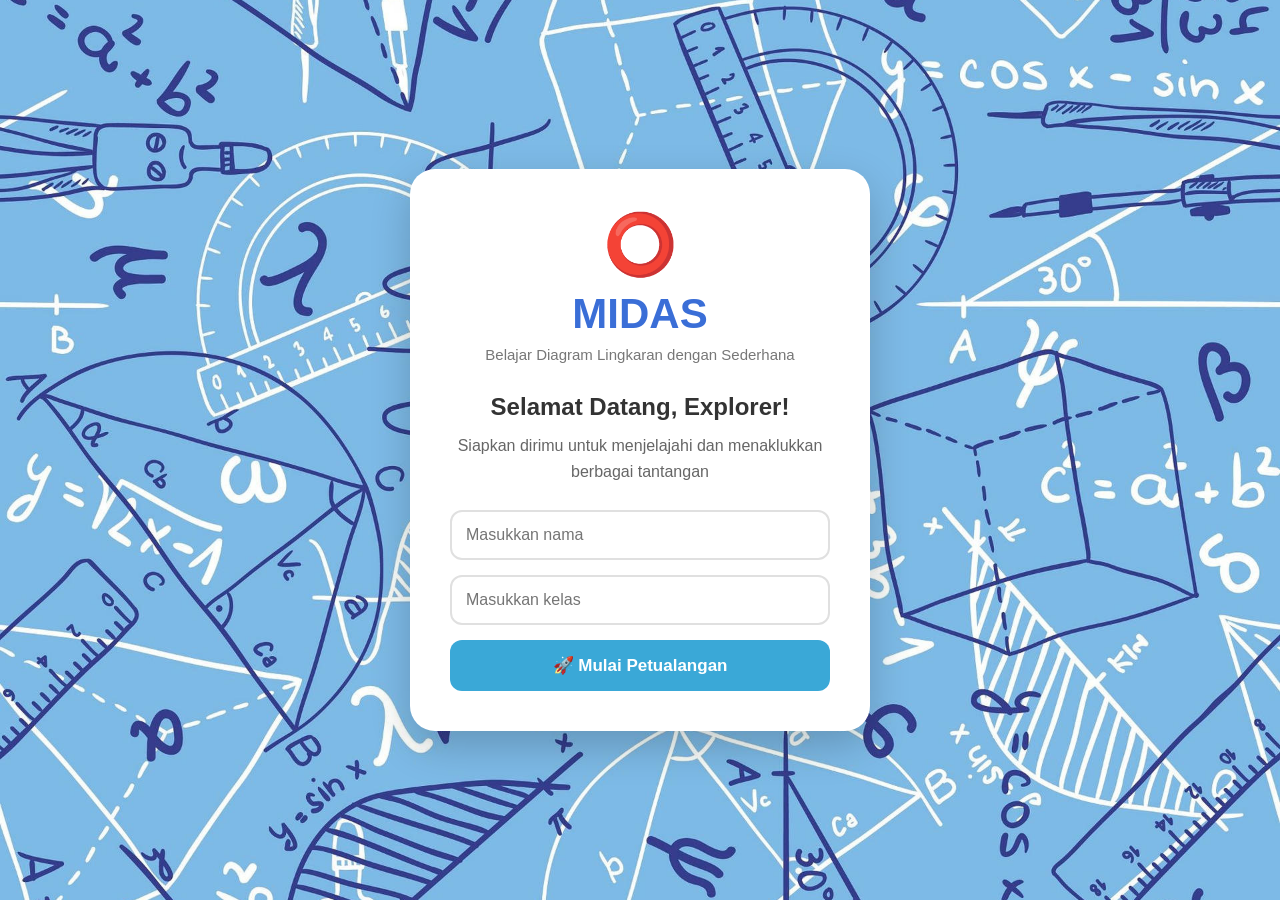
<file: index.html>
<!DOCTYPE html>
<html lang="id">
<head>
    <meta charset="UTF-8">
    <meta name="viewport" content="width=device-width, initial-scale=1.0">
    <title>DATAVENTURE</title>

    <link rel="stylesheet" href="style.css">
</head>

<body>

    <div class="container">

        <div class="card">

            <div class="logo">⭕</div>

            <h1>MIDAS</h1>

            <p class="tagline">
                Belajar Diagram Lingkaran dengan Sederhana
            </p>

            <h2>Selamat Datang, Explorer! </h2>

            <p class="description">
                Siapkan dirimu untuk menjelajahi
                dan menaklukkan berbagai tantangan
            </p>

            <input type="text" placeholder="Masukkan nama">

            <input type="text" placeholder="Masukkan kelas">

            <button onclick="location.href='menu.html'">
    🚀 Mulai Petualangan
</button>

        </div>

    </div>

</body>
</html>
</file>
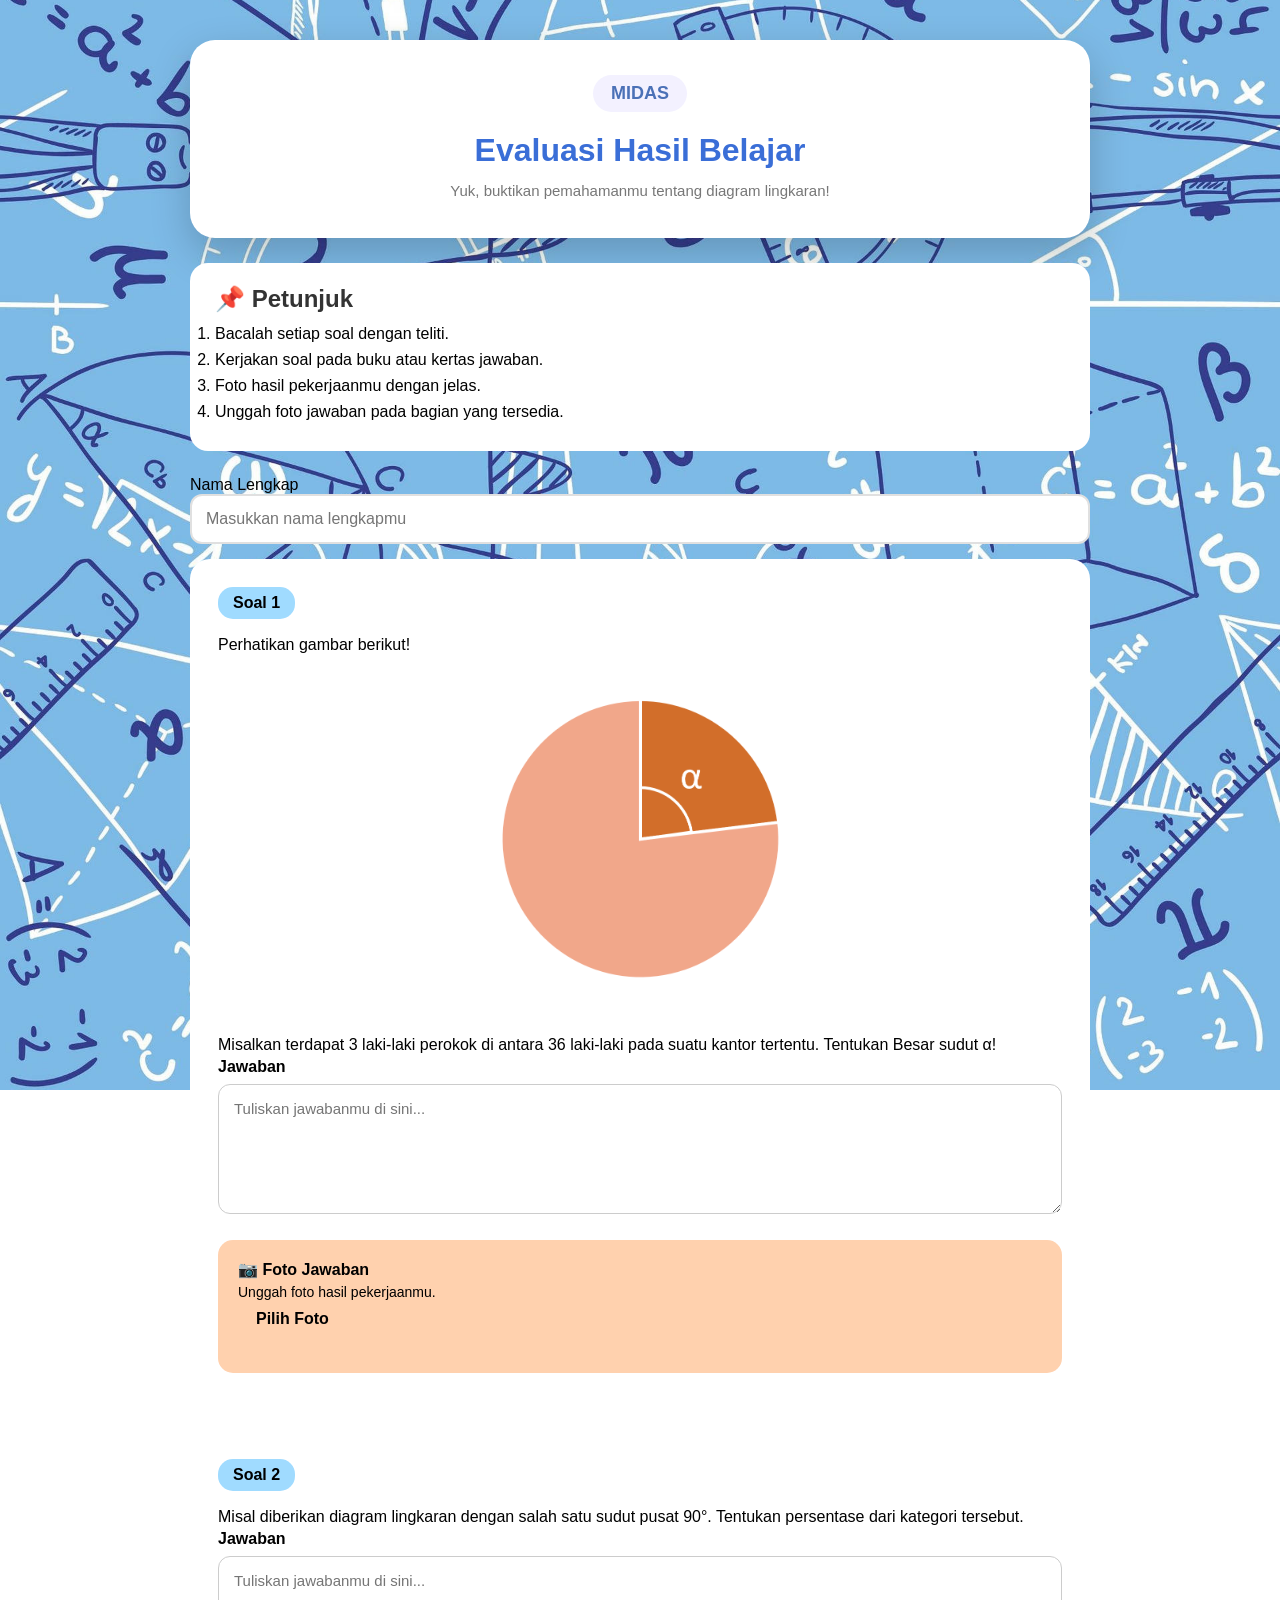
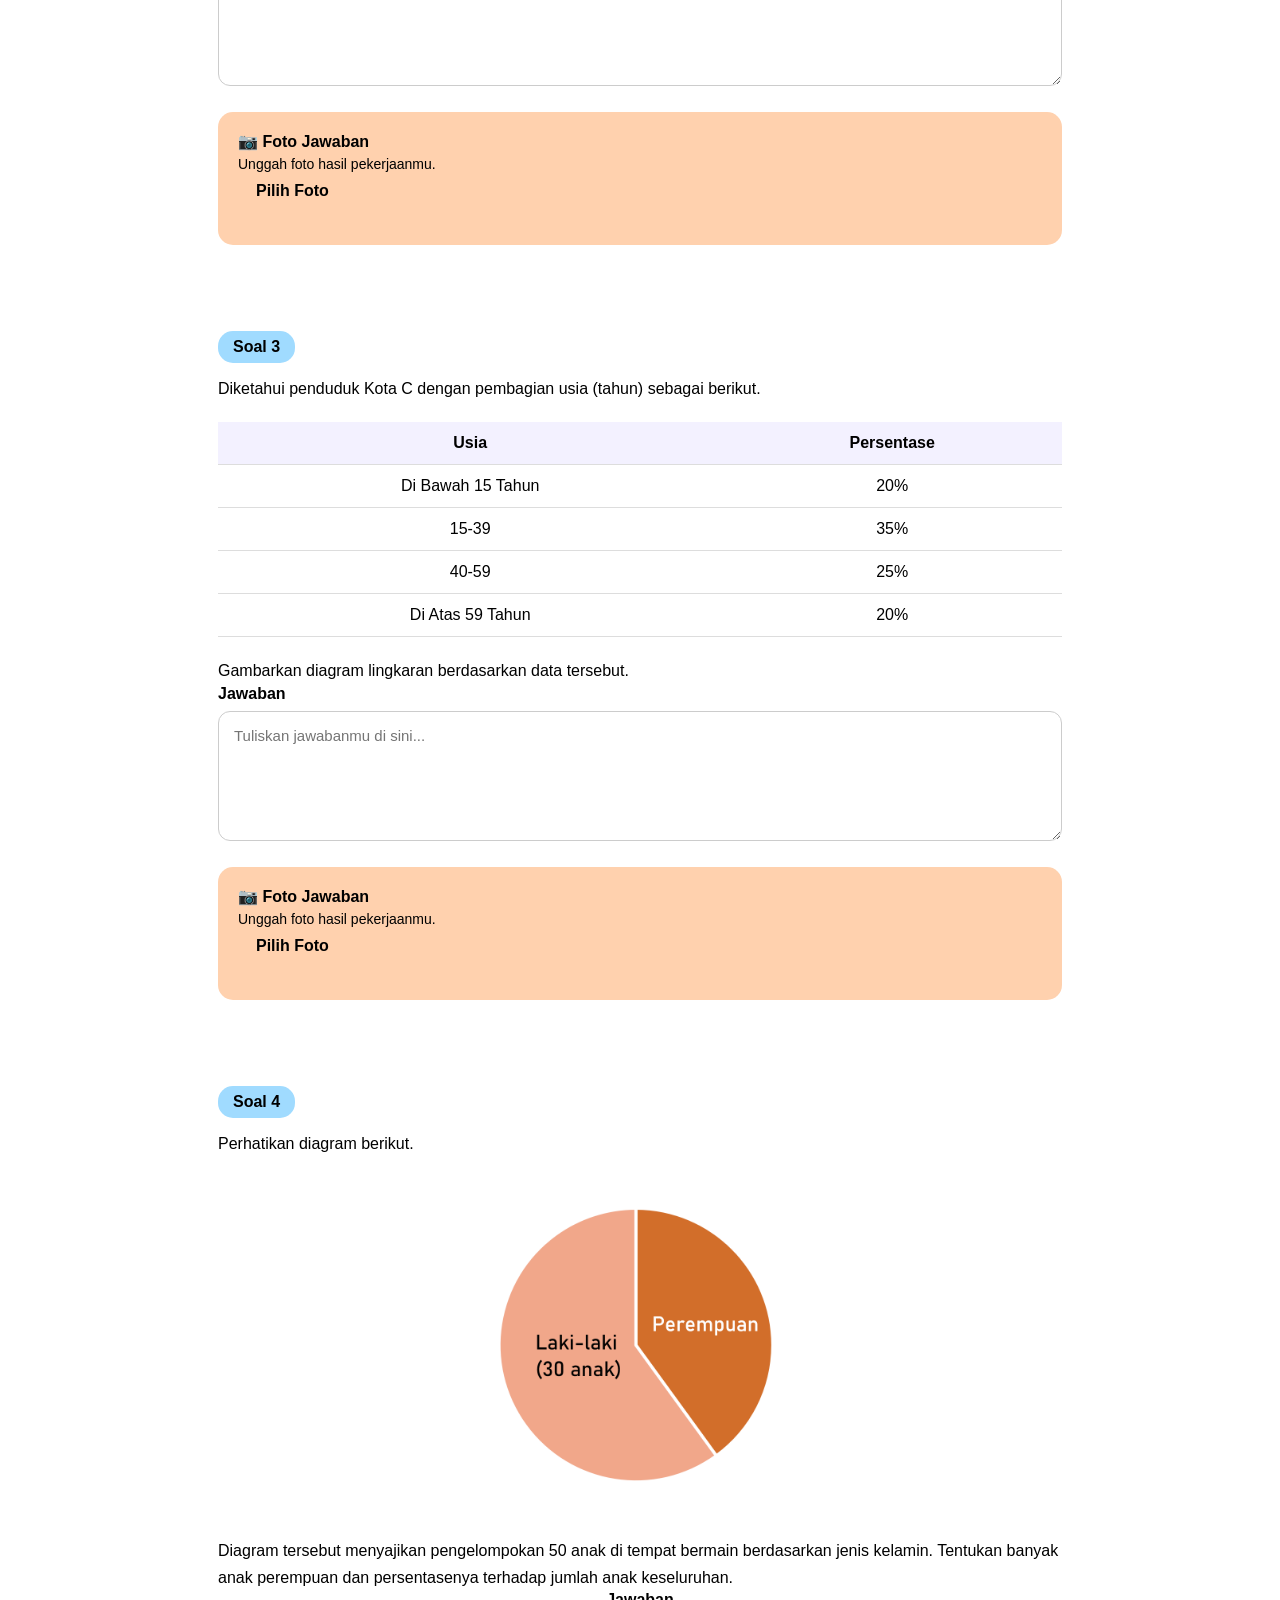
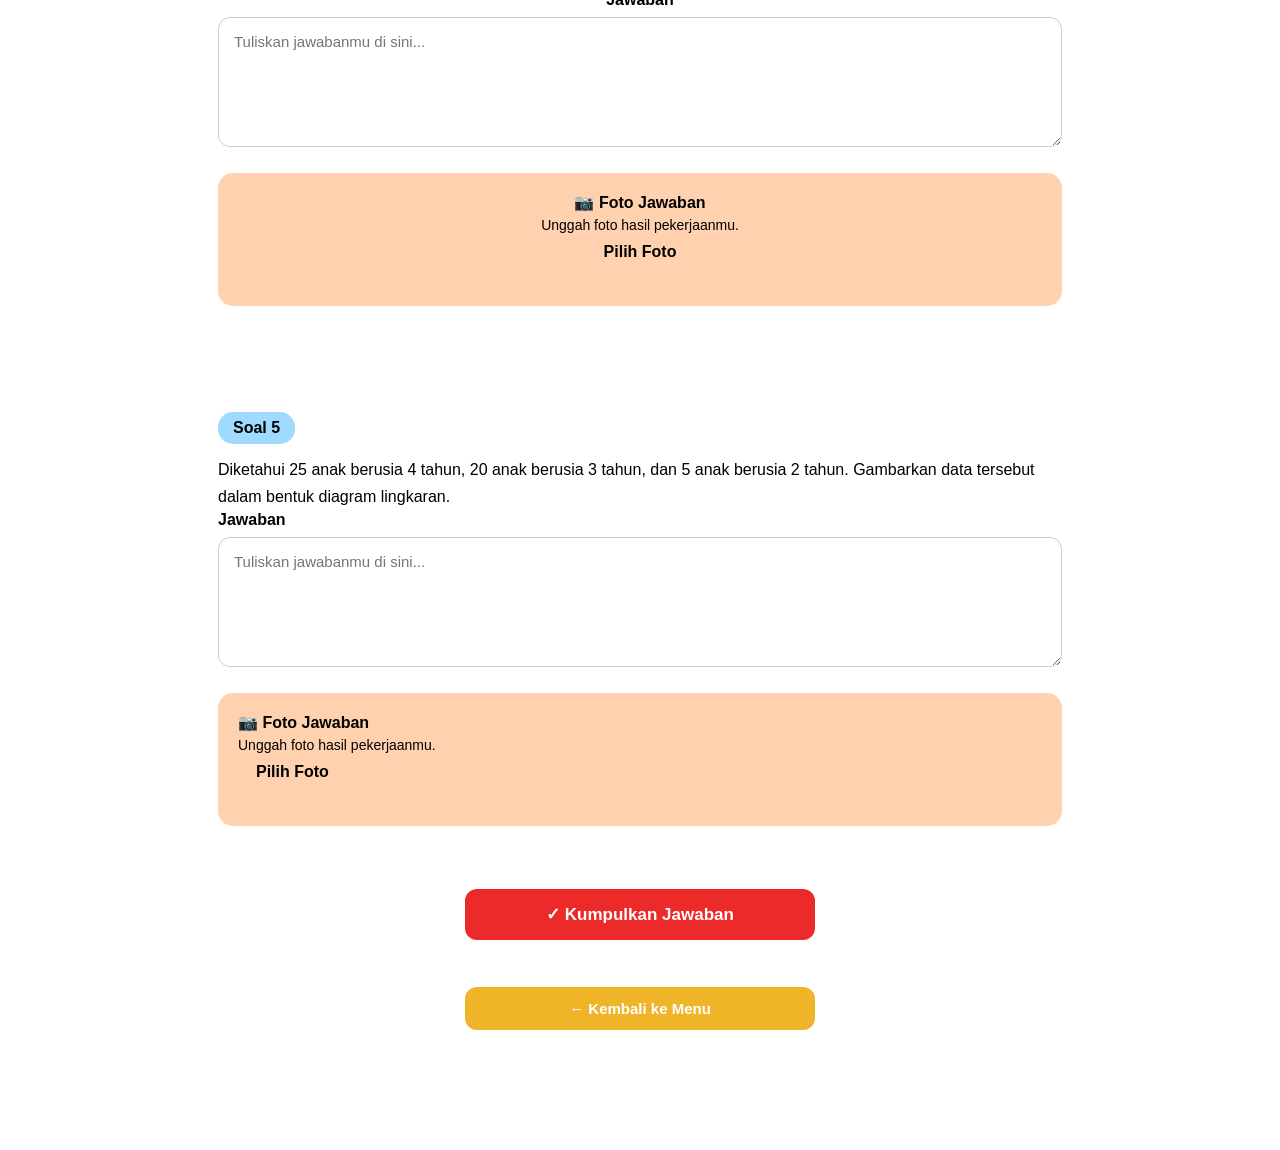
<file: evaluasi.html>
<!DOCTYPE html>
<html lang="id">
<head>
    <meta charset="UTF-8">
    <meta name="viewport" content="width=device-width, initial-scale=1.0">

    <title>Evaluasi - MIDAS</title>

    <link rel="stylesheet" href="style.css">
</head>

<body>

<div class="evaluasi-container">

    <!-- HEADER -->
    <header class="evaluasi-header">
        <div class="logo-midas">MIDAS</div>

        <h1>Evaluasi Hasil Belajar</h1>

        <p>
            Yuk, buktikan pemahamanmu tentang diagram lingkaran!
        </p>
    </header>


    <!-- PETUNJUK -->
    <section class="petunjuk-card">

        <h2>📌 Petunjuk</h2>

        <ol>
            <li>Bacalah setiap soal dengan teliti.</li>
            <li>Kerjakan soal pada buku atau kertas jawaban.</li>
            <li>Foto hasil pekerjaanmu dengan jelas.</li>
            <li>Unggah foto jawaban pada bagian yang tersedia.</li>
        </ol>

    </section>


<!-- NAMA SISWA -->
<section class="nama-siswa-section">
    <label for="namaSiswa">Nama Lengkap</label>
    <input
        type="text"
        id="namaSiswa"
        placeholder="Masukkan nama lengkapmu"
        required
    >
</section>

    <!-- ================= SOAL 1 ================= -->

    <section class="soal-card">

        <div class="nomor-soal">
            Soal 1
        </div>

        <p class="soal-text">
        Perhatikan gambar berikut!
        </p>


        <!-- GAMBAR SOAL -->
        <div class="gambar-soal">

           <div class="final-chart">
        <img 
            src="soal1.png" 
            alt="Soal Nomor 1"
        >
        </div>

        </div>

        <p class="soal-text">
            Misalkan terdapat 3 laki-laki perokok di antara
            36 laki-laki pada suatu kantor tertentu. Tentukan
            Besar sudut α!
        </p>

        <!-- JAWABAN -->
        <label class="label-jawaban">
            Jawaban
        </label>

        <textarea
            class="jawaban"
            placeholder="Tuliskan jawabanmu di sini..."></textarea>


        <!-- UPLOAD -->
        <div class="upload-section">

            <label class="upload-title">
                📷 Foto Jawaban
            </label>

            <p>
                Unggah foto hasil pekerjaanmu.
            </p>

            <label class="upload-button">
                Pilih Foto
                <input
                    type="file"
                    accept="image/*"
                    onchange="previewImage(this, 'preview1')">
            </label>

            <div id="preview1" class="preview-container"></div>

        </div>

    </section>



    <!-- ================= SOAL 2 ================= -->

    <section class="soal-card">

        <div class="nomor-soal">
            Soal 2
        </div>

        <p class="soal-text">
            Misal diberikan diagram lingkaran 
            dengan salah satu sudut pusat 90°. 
            Tentukan persentase dari kategori tersebut.
        </p>

        <label class="label-jawaban">
            Jawaban
        </label>

        <textarea
            class="jawaban"
            placeholder="Tuliskan jawabanmu di sini..."></textarea>


        <div class="upload-section">

            <label class="upload-title">
                📷 Foto Jawaban
            </label>

            <p>
                Unggah foto hasil pekerjaanmu.
            </p>

            <label class="upload-button">
                Pilih Foto
                <input
                    type="file"
                    accept="image/*"
                    onchange="previewImage(this, 'preview2')">
            </label>

            <div id="preview2" class="preview-container"></div>

        </div>

    </section>



    <!-- ================= SOAL 3 ================= -->

    <section class="soal-card">

        <div class="nomor-soal">
            Soal 3
        </div>

        <p class="soal-text">
            Diketahui penduduk Kota C dengan 
            pembagian usia (tahun) sebagai berikut.
        </p>
<table class="data-table">

                    <tr>
                        <th>Usia</th>
                        <th>Persentase</th>
                    </tr>

                    <tr>
                        <td>Di Bawah 15 Tahun</td>
                        <td>20%</td>
                    </tr>

                    <tr>
                        <td>15-39</td>
                        <td>35%</td>
                    </tr>

                    <tr>
                        <td>40-59</td>
                        <td>25%</td>
                    </tr>

                    <tr>
                        <td>Di Atas 59 Tahun</td>
                        <td>20%</td>
                    </tr>
                    
                </table>

        <p class="soal-text">
            Gambarkan diagram lingkaran 
            berdasarkan data tersebut.
        </p>

        <label class="label-jawaban">
            Jawaban
        </label>

        <textarea
            class="jawaban"
            placeholder="Tuliskan jawabanmu di sini..."></textarea>


        <div class="upload-section">

            <label class="upload-title">
                📷 Foto Jawaban
            </label>

            <p>
                Unggah foto hasil pekerjaanmu.
            </p>

            <label class="upload-button">
                Pilih Foto
                <input
                    type="file"
                    accept="image/*"
                    onchange="previewImage(this, 'preview3')">
            </label>

            <div id="preview3" class="preview-container"></div>

        </div>

    </section>



    <!-- ================= SOAL 4 ================= -->

    <section class="soal-card">

        <div class="nomor-soal">
            Soal 4
        </div>

        <p class="soal-text">
            Perhatikan diagram berikut.
        </p>

         <!-- GAMBAR SOAL -->
        <div class="gambar-soal">

           <div class="final-chart">
        <img 
            src="soal4.png" 
            alt="Soal Nomor 4"
        >
        </div>

        <p class="soal-text">
            Diagram tersebut menyajikan 
            pengelompokan 50 anak di tempat 
            bermain berdasarkan jenis kelamin. 
            Tentukan banyak anak perempuan dan 
            persentasenya terhadap jumlah anak 
            keseluruhan.
        </p>

<label class="label-jawaban">
Jawaban
</label>

        <textarea
            class="jawaban"
            placeholder="Tuliskan jawabanmu di sini..."></textarea>


        <div class="upload-section">

            <label class="upload-title">
                📷 Foto Jawaban
            </label>

            <p>
                Unggah foto hasil pekerjaanmu.
            </p>

            <label class="upload-button">
                Pilih Foto
                <input
                    type="file"
                    accept="image/*"
                    onchange="previewImage(this, 'preview4')">
            </label>

            <div id="preview4" class="preview-container"></div>

        </div>

    </section>



    <!-- ================= SOAL 5 ================= -->

    <section class="soal-card">

        <div class="nomor-soal">
            Soal 5
        </div>

        <p class="soal-text">
            Diketahui 25 anak berusia 4 tahun,
             20 anak berusia 3 tahun, dan 5 anak 
             berusia 2 tahun. Gambarkan data tersebut 
             dalam bentuk diagram lingkaran.
        </p>

        <label class="label-jawaban">
            Jawaban
        </label>

        <textarea
            class="jawaban"
            placeholder="Tuliskan jawabanmu di sini..."></textarea>


        <div class="upload-section">

            <label class="upload-title">
                📷 Foto Jawaban
            </label>

            <p>
                Unggah foto hasil pekerjaanmu.
            </p>

            <label class="upload-button">
                Pilih Foto
                <input
                    type="file"
                    accept="image/*"
                    onchange="previewImage(this, 'preview5')">
            </label>

            <div id="preview5" class="preview-container"></div>

        </div>

    </section>


<div class="evaluasi-footer">

    <button
        class="btn-kumpulkan"
        onclick="kumpulkanJawaban()">
        ✓ Kumpulkan Jawaban
    </button>

</div>

    <!-- TOMBOL AKHIR -->

    <div class="evaluasi-footer">

        <button
            class="btn-kembali"
            onclick="location.href='menu.html'">
            ← Kembali ke Menu
        </button>

    </div>

</div>



<!-- JAVASCRIPT -->

<script>

function previewImage(input, previewId) {

    const preview = document.getElementById(previewId);

    preview.innerHTML = "";

    if (input.files && input.files[0]) {

        const reader = new FileReader();

        reader.onload = function(e) {

            const img = document.createElement("img");

            img.src = e.target.result;
            img.className = "uploaded-image";

            preview.appendChild(img);

        };

        reader.readAsDataURL(input.files[0]);

    }

}


async function kumpulkanJawaban() {
    const nama = document.getElementById("namaSiswa").value.trim();
    const jawaban = document.querySelectorAll(".jawaban");
    const foto = document.querySelectorAll(
        '.upload-section input[type="file"]'
    );

    if (!nama) {
        alert("Mohon isi nama lengkap terlebih dahulu.");
        document.getElementById("namaSiswa").focus();
        return;
    }

    let belumLengkap = [];

    jawaban.forEach((item, index) => {
        if (!item.value.trim() && !foto[index].files.length) {
            belumLengkap.push(index + 1);
        }
    });

    if (belumLengkap.length > 0) {
        alert(
            "Mohon isi jawaban atau unggah foto pada soal: " +
            belumLengkap.join(", ")
        );
        return;
    }

    // Batasi ukuran foto maksimal 1 MB per soal
    for (let i = 0; i < foto.length; i++) {
        if (foto[i].files[0] && foto[i].files[0].size > 1024 * 1024) {
            alert("Foto soal " + (i + 1) +
                  " terlalu besar. Maksimal ukuran foto adalah 1 MB.");
            return;
        }
    }

    // Mengubah foto menjadi data yang dapat dikirim
    function bacaFoto(file) {
        return new Promise((resolve, reject) => {
            if (!file) {
                resolve("");
                return;
            }

            const reader = new FileReader();
            reader.onload = () => resolve(reader.result);
            reader.onerror = () => reject(
                new Error("Foto gagal dibaca.")
            );
            reader.readAsDataURL(file);
        });
    }

    const tombol = document.querySelector(".btn-kumpulkan");
    tombol.disabled = true;
    tombol.textContent = "Mengirim Jawaban...";

    try {
        const data = {
            nama: nama,
            jawaban1: jawaban[0].value.trim(),
            foto1: await bacaFoto(foto[0].files[0]),
            jawaban2: jawaban[1].value.trim(),
            foto2: await bacaFoto(foto[1].files[0]),
            jawaban3: jawaban[2].value.trim(),
            foto3: await bacaFoto(foto[2].files[0]),
            jawaban4: jawaban[3].value.trim(),
            foto4: await bacaFoto(foto[3].files[0]),
            jawaban5: jawaban[4].value.trim(),
            foto5: await bacaFoto(foto[4].files[0])
        };

        await fetch(
            "https://script.google.com/macros/s/AKfycbwIWxPLzcYZcB3d1BPlpd94sWQ-BrV2jedBR4XfnjlqQI0jegrZoCR3tLK9pooRM8L_cw/exec",
            {
                method: "POST",
                mode: "no-cors",
                headers: {
                    "Content-Type": "text/plain;charset=utf-8"
                },
                body: JSON.stringify(data)
            }
        );

        alert(
            "Permintaan pengumpulan telah dikirim. " +
            "Silakan periksa Google Sheets untuk memastikan jawaban sudah tersimpan."
        );

    } catch (error) {
        alert("Pengiriman gagal. Periksa koneksi internet dan coba lagi.");
        console.error(error);
    } finally {
        tombol.disabled = false;
        tombol.textContent = "✓ Kumpulkan Jawaban";
    }
}

</script>


</body>
</html>
</file>
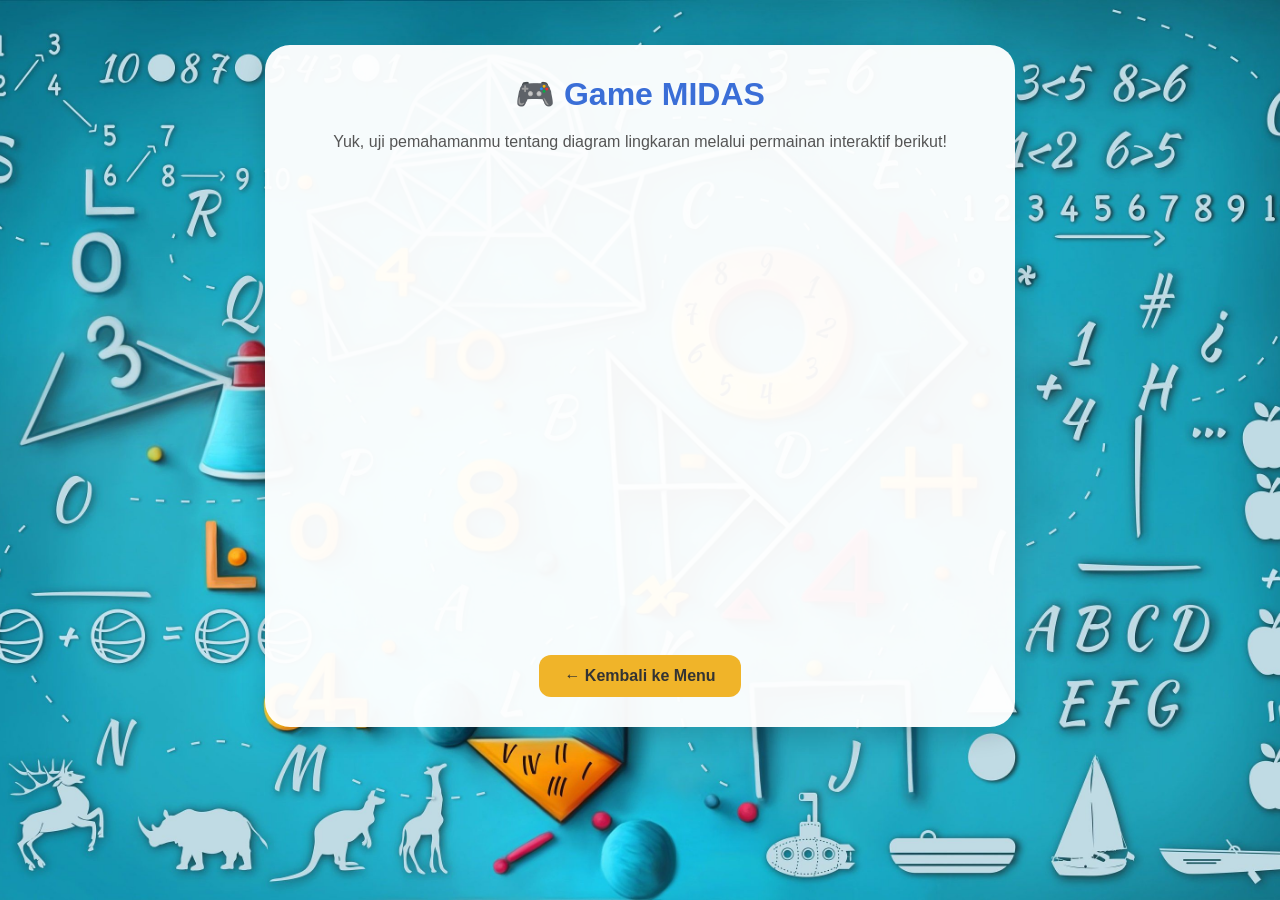
<file: game.html>
<!DOCTYPE html>
<html lang="id">
<head>
    <meta charset="UTF-8">
    <meta name="viewport" content="width=device-width, initial-scale=1.0">

    <title>Game - MIDAS</title>

    <style>
        * {
            box-sizing: border-box;
        }

        body {
            margin: 0;
            min-height: 100vh;
            padding: 25px 15px;
            font-family: Arial, sans-serif;
            background: url("wallpaper3.jpg") center / cover fixed;
        }

        .game-container {
            max-width: 750px;
            margin: 20px auto;
            padding: 30px;
            background: rgba(255, 255, 255, 0.96);
            border-radius: 25px;
            box-shadow: 0 8px 25px rgba(0, 0, 0, 0.15);
            text-align: center;
        }

        h1 {
            color: #3a6ed7;
            margin-top: 0;
            margin-bottom: 10px;
        }

        .subtitle {
            color: #555;
            margin-bottom: 25px;
            line-height: 1.6;
        }

        .wordwall-frame {
            width: 100%;
            overflow: hidden;
            border-radius: 12px;
        }

        .wordwall-frame iframe {
            display: block;
            width: 100%;
            height: 450px;
            border: none;
        }

        .btn-kembali {
            display: inline-block;
            margin-top: 25px;
            padding: 12px 25px;
            background: #f0b429;
            color: #333;
            text-decoration: none;
            font-weight: bold;
            border-radius: 12px;
            transition: 0.2s;
        }

        .btn-kembali:hover {
            background: #d99d18;
            transform: translateY(-2px);
        }

        @media (max-width: 600px) {
            body {
                padding: 15px 10px;
            }

            .game-container {
                padding: 20px 12px;
                border-radius: 18px;
            }

            h1 {
                font-size: 25px;
            }

            .wordwall-frame iframe {
                height: 400px;
            }

            .btn-kembali {
                width: 100%;
            }
        }
    </style>
</head>

<body>

    <div class="game-container">

        <h1>🎮 Game MIDAS</h1>

        <p class="subtitle">
            Yuk, uji pemahamanmu tentang diagram lingkaran
            melalui permainan interaktif berikut!
        </p>

        <div class="wordwall-frame">
            <iframe
                src="https://wordwall.net/embed/8dd5fe55a6f542b0bb5e05660150f2cb?themeId=46&templateId=48&fontStackId=0"
                title="Game Diagram Lingkaran MIDAS"
                allowfullscreen>
            </iframe>
        </div>

        <a href="menu.html" class="btn-kembali">
            ← Kembali ke Menu
        </a>

    </div>

</body>
</html>
</file>
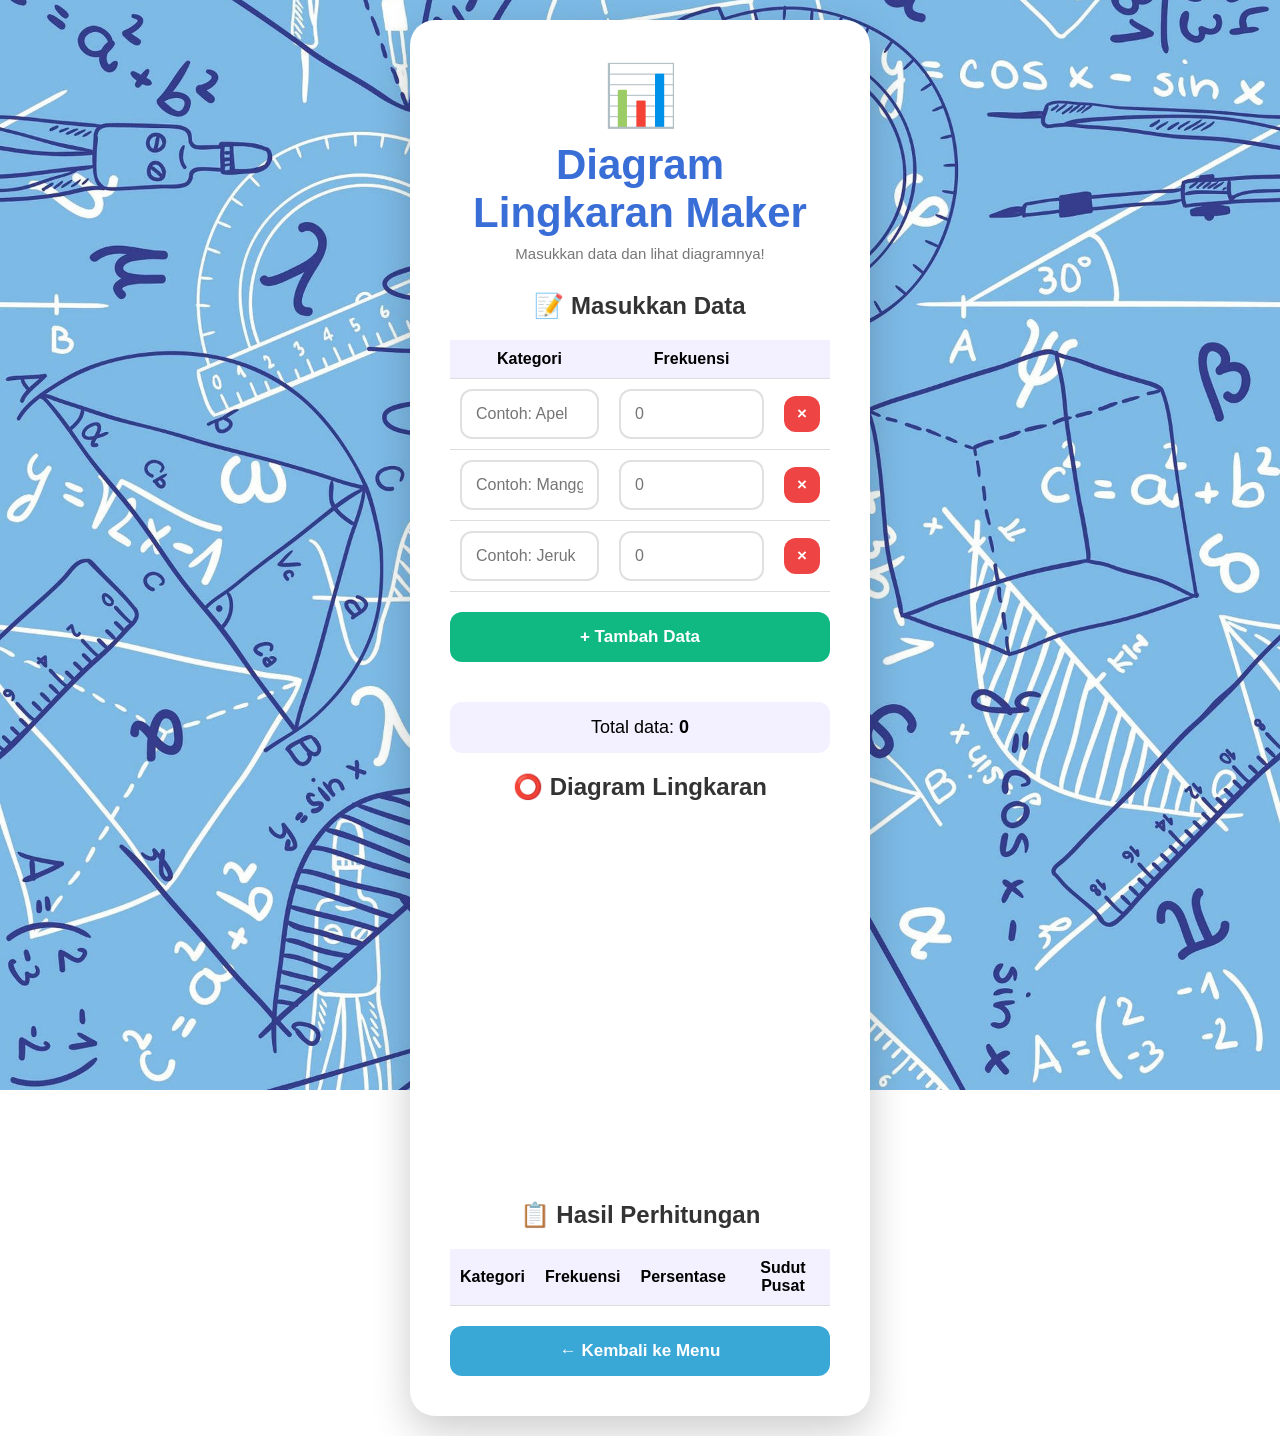
<file: maker.html>
<!DOCTYPE html>
<html lang="id">
<head>
    <meta charset="UTF-8">
    <meta name="viewport" content="width=device-width, initial-scale=1.0">

    <title>MIDAS - Diagram Lingkaran Maker</title>

    <link rel="stylesheet" href="style.css">
</head>

<body>

<div class="container">

    <div class="card maker-card">

        <div class="logo">📊</div>

        <h1>Diagram Lingkaran Maker</h1>

        <p class="tagline">
            Masukkan data dan lihat diagramnya!
        </p>


        <!-- TABEL DATA -->

        <h2>📝 Masukkan Data</h2>

        <table class="maker-table">

            <thead>
                <tr>
                    <th>Kategori</th>
                    <th>Frekuensi</th>
                    <th></th>
                </tr>
            </thead>

            <tbody id="dataTable">

                <tr>
                    <td>
                        <input type="text"
                               placeholder="Contoh: Apel"
                               oninput="buatDiagram()">
                    </td>

                    <td>
                        <input type="number"
                               min="0"
                               placeholder="0"
                               oninput="buatDiagram()">
                    </td>

                    <td>
                        <button class="delete-btn"
                                onclick="hapusBaris(this)">
                            ×
                        </button>
                    </td>
                </tr>

                <tr>
                    <td>
                        <input type="text"
                               placeholder="Contoh: Mangga"
                               oninput="buatDiagram()">
                    </td>

                    <td>
                        <input type="number"
                               min="0"
                               placeholder="0"
                               oninput="buatDiagram()">
                    </td>

                    <td>
                        <button class="delete-btn"
                                onclick="hapusBaris(this)">
                            ×
                        </button>
                    </td>
                </tr>

                <tr>
                    <td>
                        <input type="text"
                               placeholder="Contoh: Jeruk"
                               oninput="buatDiagram()">
                    </td>

                    <td>
                        <input type="number"
                               min="0"
                               placeholder="0"
                               oninput="buatDiagram()">
                    </td>

                    <td>
                        <button class="delete-btn"
                                onclick="hapusBaris(this)">
                            ×
                        </button>
                    </td>
                </tr>

            </tbody>

        </table>


        <button class="add-btn"
                onclick="tambahBaris()">
            + Tambah Data
        </button>


        <!-- TOTAL -->

        <div class="total-box">

            Total data:

            <strong id="totalData">
                0
            </strong>

        </div>


        <!-- DIAGRAM -->

        <h2>⭕ Diagram Lingkaran</h2>

        <div class="chart-area">

            <canvas id="pieChart"
                    width="350"
                    height="350">
            </canvas>

        </div>


        <!-- HASIL -->

        <h2>📋 Hasil Perhitungan</h2>

        <table class="result-table">

            <thead>
                <tr>
                    <th>Kategori</th>
                    <th>Frekuensi</th>
                    <th>Persentase</th>
                    <th>Sudut Pusat</th>
                </tr>
            </thead>

            <tbody id="resultTable">
            </tbody>

        </table>


        <button onclick="location.href='menu.html'">
            ← Kembali ke Menu
        </button>

    </div>

</div>


<script>

function ambilData() {

    const rows =
        document.querySelectorAll("#dataTable tr");

    let data = [];

    rows.forEach(row => {

        const inputs =
            row.querySelectorAll("input");

        const kategori =
            inputs[0].value.trim();

        const frekuensi =
            Number(inputs[1].value);

        if (kategori !== "" && frekuensi > 0) {

            data.push({
                kategori: kategori,
                frekuensi: frekuensi
            });

        }

    });

    return data;
}


function buatDiagram() {

    const data = ambilData();

    const total =
        data.reduce(
            (sum, item) =>
                sum + item.frekuensi,
            0
        );

    document.getElementById("totalData")
        .textContent = total;


    tampilkanHasil(data, total);

    gambarDiagram(data, total);
}


function tampilkanHasil(data, total) {

    const tabel =
        document.getElementById("resultTable");

    tabel.innerHTML = "";

    if (total === 0) {
        return;
    }

    data.forEach(item => {

        const persentase =
            item.frekuensi / total * 100;

        const sudut =
            item.frekuensi / total * 360;

        const row =
            document.createElement("tr");

        row.innerHTML = `
            <td>${item.kategori}</td>

            <td>${item.frekuensi}</td>
           
            <td>${persentase.toFixed(1).replace(".", ",")}%</td>

            <td>${sudut.toFixed(1).replace(".", ",")}°</td>

        `;

        tabel.appendChild(row);

    });

}



function gambarDiagram(data, total) {
    const canvas = document.getElementById("pieChart");
    const ctx = canvas.getContext("2d");

    const centerX = canvas.width / 2;
    const centerY = canvas.height / 2;
    const radius = 140;

    ctx.clearRect(0, 0, canvas.width, canvas.height);

    // Jika belum ada data
    if (total === 0) {
        ctx.beginPath();
        ctx.arc(centerX, centerY, radius, 0, Math.PI * 2);
        ctx.strokeStyle = "#cbd5e1";
        ctx.lineWidth = 2;
        ctx.stroke();
        return;
    }

    const warna = [
        "#667eea",
        "#f59e0b",
        "#10b981",
        "#ef4444",
        "#8b5cf6",
        "#ec4899",
        "#14b8a6",
        "#f97316"
    ];

    let sudutAwal = -Math.PI / 2;

    data.forEach((item, index) => {
        const besarSudut =
            (item.frekuensi / total) * Math.PI * 2;

        const sudutAkhir = sudutAwal + besarSudut;
        const sudutTengah =
            sudutAwal + besarSudut / 2;

        // Menggambar irisan diagram lingkaran
        ctx.beginPath();
        ctx.moveTo(centerX, centerY);
        ctx.arc(
            centerX,
            centerY,
            radius,
            sudutAwal,
            sudutAkhir
        );
        ctx.closePath();

        ctx.fillStyle = warna[index % warna.length];
        ctx.fill();

        ctx.strokeStyle = "#ffffff";
        ctx.lineWidth = 3;
        ctx.stroke();

        // Menghitung posisi label di dalam irisan
        const jarakLabel = radius * 0.62;
        const xLabel =
            centerX + Math.cos(sudutTengah) * jarakLabel;
        const yLabel =
            centerY + Math.sin(sudutTengah) * jarakLabel;

        const persentase =
            ((item.frekuensi / total) * 100).toFixed(1) .replace(".", ",") + "%";

        // Ukuran tulisan menyesuaikan lebar irisan
        const lebarIrisan =
            2 * jarakLabel * Math.sin(
                Math.min(besarSudut, Math.PI) / 2
            );

        let ukuranFont = Math.min(
            19,
            Math.max(13, lebarIrisan / 5)
        );

        const nama = item.kategori;
        const teksBaris = [nama, persentase];

        ctx.textAlign = "center";
        ctx.textBaseline = "middle";
        ctx.fillStyle = "#ffffff";
        ctx.shadowColor = "rgba(0, 0, 0, 0.3)";
        ctx.shadowBlur = 2;

        // Mengecilkan font jika nama kategori terlalu panjang
        while (ukuranFont > 10) {
            ctx.font = `bold ${ukuranFont}px Arial`;

            const lebarTeks = Math.max(
                ...teksBaris.map(teks => ctx.measureText(teks).width)
            );

            if (lebarTeks <= lebarIrisan * 0.88) {
                break;
            }

            ukuranFont -= 1;
        }

        ctx.font = `bold ${ukuranFont}px Arial`;

        // Nama kategori dan persentase dalam dua baris
        ctx.fillText(
            nama,
            xLabel,
            yLabel - ukuranFont * 0.55,
            Math.max(10, lebarIrisan * 0.88)
        );

        ctx.fillText(
            persentase,
            xLabel,
            yLabel + ukuranFont * 0.7,
            Math.max(10, lebarIrisan * 0.88)
        );

        ctx.shadowBlur = 0;

        sudutAwal = sudutAkhir;
    });
}



function tambahBaris() {

    const tabel =
        document.getElementById("dataTable");

    const row =
        document.createElement("tr");

    row.innerHTML = `

        <td>
            <input type="text"
                   placeholder="Kategori">
        </td>

        <td>
            <input type="number"
                   min="0"
                   placeholder="0"
                   oninput="buatDiagram()">
        </td>

        <td>
            <button class="delete-btn"
                    onclick="hapusBaris(this)">
                ×
            </button>
        </td>

    `;

    tabel.appendChild(row);

}


function hapusBaris(button) {

    const jumlahBaris =
        document.querySelectorAll(
            "#dataTable tr"
        ).length;

    if (jumlahBaris <= 1) {

        alert(
            "Minimal harus ada satu baris data."
        );

        return;
    }

    button
        .closest("tr")
        .remove();

    buatDiagram();

}

</script>

</body>
</html>
</file>
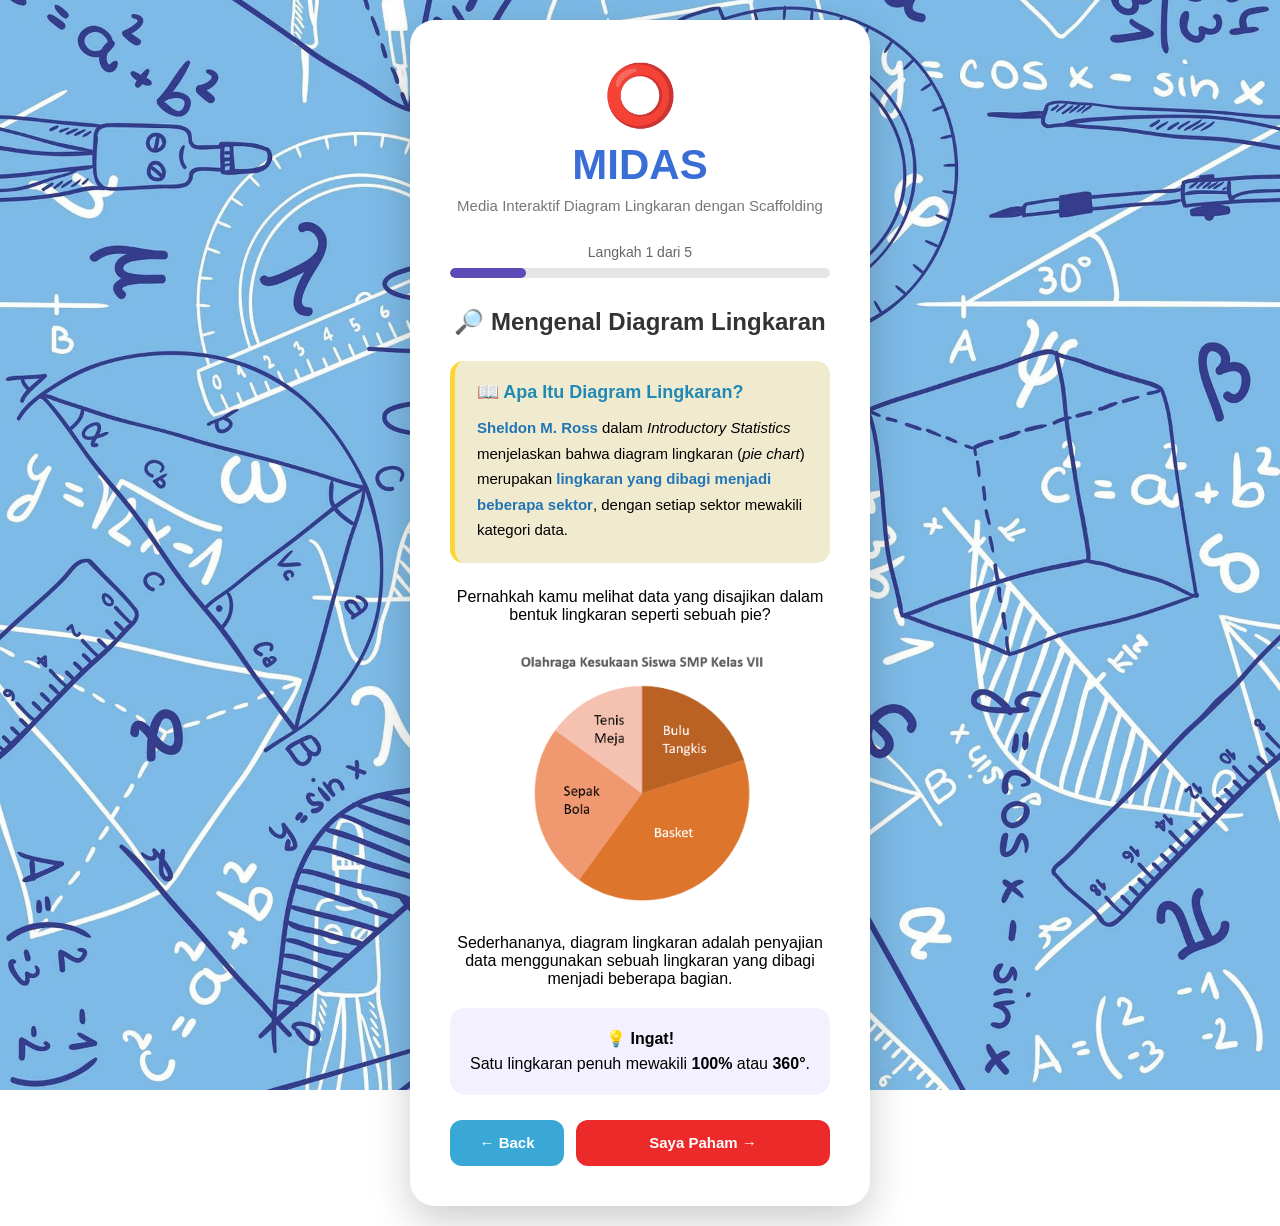
<file: materi.html>
<!DOCTYPE html>
<html lang="id">
<head>
    <meta charset="UTF-8">
    <meta name="viewport" content="width=device-width, initial-scale=1.0">

    <title>MIDAS - Belajar Diagram Lingkaran</title>

    <link rel="stylesheet" href="style.css">
</head>

<body>

    <div class="container">

        <div class="card materi-card">

            <!-- HEADER -->
            <div class="logo">⭕</div>

            <h1>MIDAS</h1>

            <p class="tagline">
                Media Interaktif Diagram Lingkaran dengan Scaffolding
            </p>

           
<!-- PROGRESS -->
<div class="progress-container">
    <div class="progress-text">
        Langkah <span id="nomorLangkah">1</span> dari 5
    </div>

    <div class="progress-bar">
        <div class="progress" id="progress"></div>
    </div>
</div>

<!-- LANGKAH 1 -->
<section class="lesson-step active" id="step1">

    <h2>🔎 Mengenal Diagram Lingkaran</h2>
 
    <!-- PENGERTIAN MENURUT AHLI -->
    <div class="expert-box">
        <h3>📖 Apa Itu Diagram Lingkaran?</h3>

        <p>
            <strong>Sheldon M. Ross</strong> dalam
            <em>Introductory Statistics</em> menjelaskan bahwa diagram
            lingkaran (<em>pie chart</em>) merupakan
            <strong>lingkaran yang dibagi menjadi beberapa sektor</strong>,
            dengan setiap sektor mewakili kategori data.
        </p>
    </div>

    <p>
        Pernahkah kamu melihat data yang disajikan
        dalam bentuk lingkaran seperti sebuah pie?
    </p>

    <div class="visual-circle">
        <img src="diagram-lingkaran.png" alt="Diagram lingkaran">
    </div>

    <p>
        Sederhananya, diagram lingkaran adalah penyajian data
        menggunakan sebuah lingkaran yang dibagi
        menjadi beberapa bagian.
    </p>

       <div class="info-box">
        💡 <strong>Ingat!</strong><br>
        Satu lingkaran penuh mewakili
        <strong>100%</strong> atau <strong>360°</strong>.
    </div>

<div class="button-navigation">
    <button
        type="button"
        class="btn-back"
        onclick="history.back()">
        ← Back
    </button>

    <button
        type="button"
        class="btn-kumpulkan"
        onclick="nextStep()">
        Saya Paham →
    </button>
</div>

</section>

            <!-- LANGKAH 2 -->
            <section class="lesson-step" id="step2">

                <h2>📊 Hubungan Data dan Diagram Lingkaran</h2>

                <p>
                    Perhatikan data buah favorit siswa berikut.
                </p>

                <table class="data-table">

                    <tr>
                        <th>Buah</th>
                        <th>Jumlah Siswa</th>
                    </tr>

                    <tr>
                        <td>🍎 Apel</td>
                        <td>5</td>
                    </tr>

                    <tr>
                        <td>🥭 Mangga</td>
                        <td>7</td>
                    </tr>

                    <tr>
                        <td>🍊 Jeruk</td>
                        <td>4</td>
                    </tr>

                    <tr>
                        <td>🍌 Pisang</td>
                        <td>4</td>
                    </tr>

                </table>

                <p>
                    Sebelum membuat diagram, kita harus mengetahui
                    jumlah seluruh data.
                </p>

                <div class="question-box">

                    <strong>Berapa jumlah seluruh data?</strong>

                    <input
                        type="number"
                        id="jawabanTotal"
                        placeholder="Masukkan jawaban"
                    >

                    <button onclick="cekTotal()">
                        Periksa Jawaban
                    </button>

                    <p id="feedbackTotal"></p>

                </div>

                <button
                    class="hint-button"
                    onclick="tampilkanHint('hintTotal')">
                    💡 Butuh Bantuan?
                </button>

                <div id="hintTotal" class="hint">
                    Petunjuk: jumlah seluruh data sama dengan jumlah seluruh siswa.
                    <br>
                    5 + 7 + 4 + 4 = ...
                </div>

                <button class="secondary" onclick="previousStep()">
                 ← Kembali
                </button>

            </section>


            <!-- LANGKAH 3 -->
            <section class="lesson-step" id="step3">

                <h2>📐 Menentukan Besar Sudut Pusat</h2>

                <p>
                    Sekarang kita akan menentukan besar sudut pusat
                    setiap bagian diagram.
                </p>

                
<div class="info-box rumus-box">

    <h3>💡 Cara Menentukan Besar Sudut Pusat</h3>

    <p>
        Besar sudut pusat yang mewakili suatu kategori
        dapat dihitung menggunakan rumus berikut.
    </p>

    <div class="rumus-utama">
        <span class="rumus-label">Besar Sudut Pusat</span>

        <span class="rumus-persamaan">
            =
            <span class="pecahan-rumus">
                <span class="pembilang">Frekuensi × 360°</span>
                <span class="penyebut">Jumlah Seluruh Data</span>
            </span>
        </span>
    </div>

    <div class="keterangan-rumus">
        <h4>Keterangan:</h4>

        <p>
            <strong>Frekuensi</strong> adalah banyaknya data
            pada kategori yang ingin dihitung.
        </p>

        <p>
            <strong>360°</strong> adalah besar sudut
            satu lingkaran penuh.
        </p>

        <p>
            <strong>Jumlah seluruh data</strong> adalah total
            frekuensi dari semua kategori.
        </p>

        <p>
            <strong>Sudut pusat</strong> adalah besar sudut
            yang membentuk juring untuk suatu kategori
            pada diagram lingkaran.
        </p>
    </div>

</div>

                <p>
                    Perhatikan data buah favorit siswa berikut.
                </p>

                <table class="data-table">

                    <tr>
                        <th>Buah</th>
                        <th>Jumlah Siswa</th>
                    </tr>

                    <tr>
                        <td>🍎 Apel</td>
                        <td>5</td>
                    </tr>

                    <tr>
                        <td>🥭 Mangga</td>
                        <td>7</td>
                    </tr>

                    <tr>
                        <td>🍊 Jeruk</td>
                        <td>4</td>
                    </tr>

                    <tr>
                        <td>🍌 Pisang</td>
                        <td>4</td>
                    </tr>
                    
                    <tr>
                        <td>Jumlah Data</td>
                        <td>20</td>
                    </tr>

                </table>

                <div class="question-box">

                    <strong>
                        Berapa besar sudut pusat yang merepresentasikan siswa yang suka Apel 🍎 (dalam derajat)?
                    </strong>

                    <input
                        type="number"
                        id="jawabanSudut"
                        placeholder="Masukkan besar sudut"
                    >

                    <button onclick="cekSudut()">
                        Periksa Jawaban
                    </button>

                    <p id="feedbackSudut"></p>

                </div>

                <button
                    class="hint-button"
                    onclick="tampilkanHint('hintSudut')">
                    💡 Tampilkan Petunjuk
                </button>

                <div id="hintSudut" class="hint">

    Siswa yang suka apel = 5 siswa<br>
    Jumlah Data = 20 siswa

    <br><br>

    Maka:

   
<div class="hint-formula">

    <div class="hint-formula-label">
        Besar Sudut Pusat
    </div>

    <div class="hint-calculation">
        <span>=</span>

        <div class="hint-fraction">
            <div class="hint-numerator">5 × 360°</div>
            <div class="hint-denominator">20</div>
        </div>

        <span>= ...°</span>
    </div>

</div>

</div>

    <button class="secondary" onclick="previousStep()">
     ← Kembali
    </button>

            </section>


            <!-- LANGKAH 4 -->
            <section class="lesson-step" id="step4">

                <h2>⭕ Membuat Diagram</h2>

                <p>
                    Sekarang kamu sudah mengetahui besar sudut pusat yang merepresentasikan
                    banyak siswa yang suka apel. Berikutnya, lakukan langkah yang sama
                    pada kategori lain.
                </p>

 <table class="data-table">

                    <tr>
                        <th>Buah</th>
                        <th>Jumlah Siswa</th>
                    </tr>

                    <tr>
                        <td>🍎 Apel</td>
                        <td>5</td>
                    </tr>

                    <tr>
                        <td>🥭 Mangga</td>
                        <td>7</td>
                    </tr>

                    <tr>
                        <td>🍊 Jeruk</td>
                        <td>4</td>
                    </tr>

                    <tr>
                        <td>🍌 Pisang</td>
                        <td>4</td>
                    </tr>
                    
                    <tr>
                        <td>Jumlah Data</td>
                        <td>20</td>
                    </tr>

                </table>

                <div class="result-list">

    <!-- APEL -->
    <div class="angle-question">
        <p>Besar sudut pusat yang merepresentasikan jumlah siswa yang suka 🍎 Apel</p>

        <div class="calculation">
            <div class="fraction">
                <div class="numerator">
                    5 × 360°
                </div>
                <div class="denominator">
                    20
                </div>
            </div>

            <span>= 90°</span>

        </div>
    </div>


    <!-- MANGGA -->
    <div class="angle-question">
        <p>Besar sudut pusat yang merepresentasikan banyak siswa yang suka 🥭 Mangga</p>

        <div class="calculation">

            <div class="fraction">
                <div class="numerator">
                    <input type="number" id="manggaFrekuensi" placeholder="...">
                    × 360°
                </div>

                <div class="denominator">
                    <input type="number" id="manggaTotal" placeholder="...">
                </div>
            </div>

            <span>=</span>

            <input type="number" id="manggaSudut" placeholder="...">
            <span>°</span>

        </div>

        <button onclick="cekSudutLanjutan('mangga', 7, 20, 126)">
            Cek Jawaban
        </button>

        <div id="feedbackMangga"></div>
    </div>


    <!-- JERUK -->
    <div class="angle-question">
        <p>Besar sudut pusat yang merepresentasikan banyak siswa yang suka 🍊 Jeruk</p>

        <div class="calculation">

            <div class="fraction">
                <div class="numerator">
                    <input type="number" id="jerukFrekuensi" placeholder="...">
                    × 360°
                </div>

                <div class="denominator">
                    <input type="number" id="jerukTotal" placeholder="...">
                </div>
            </div>

            <span>=</span>

            <input type="number" id="jerukSudut" placeholder="...">
            <span>°</span>

        </div>

        <button onclick="cekSudutLanjutan('jeruk', 4, 20, 72)">
            Cek Jawaban
        </button>

        <div id="feedbackJeruk"></div>
    </div>


    <!-- PISANG -->
    <div class="angle-question">
        <p>Besar sudut pusat yang merepresentasikan banyak siswa yang suka 🍌 Pisang</p>

        <div class="calculation">

            <div class="fraction">
                <div class="numerator">
                    <input type="number" id="pisangFrekuensi" placeholder="...">
                    × 360°
                </div>

                <div class="denominator">
                    <input type="number" id="pisangTotal" placeholder="...">
                </div>
            </div>

            <span>=</span>

            <input type="number" id="pisangSudut" placeholder="...">
            <span>°</span>

        </div>

        <button onclick="cekSudutLanjutan('pisang', 4, 20, 72)">
            Cek Jawaban
        </button>

        <div id="feedbackPisang"></div>
    </div>

</div>
<button class="hint-button" onclick="tampilkanCatatan()">
    Catatan
</button>

<div id="catatanPersentase" class="info-box" style="display: none;">

    🔎 <strong>Perhatikan!</strong>

    <br><br>

    Jika seluruh sudut pusat dijumlahkan:

    <br>

    90° + 126° + 72° + 72°
    = <strong>360°</strong>
</div>

<p>
    Artinya, seluruh data sudah terwakili
    oleh satu lingkaran penuh.
</p>

<div class="button-navigation">
    <button
        type="button"
        class="btn-back"
        onclick="previousStep()">
        ← Back
    </button>

    <button
        type="button"
        class="btn-kumpulkan"
        onclick="nextStep()">
        Lihat diagram lingkaran →
    </button>
</div>

</section>


           <!-- LANGKAH 5 -->
<section class="lesson-step" id="step5">

    <h2> Hasil Diagram Lingkaran </h2>

    <p>
        Kamu sudah menghitung besar sudut pusat yang merepresentasikan setiap kategori.
        Sekarang perhatikan diagram lingkaran berikut.
    </p>

    <!-- GAMBAR HASIL DIAGRAM -->
    <div class="final-chart">
        <img 
            src="hasil-diagram.png" 
            alt="Hasil diagram lingkaran"
        >
    </div>

    <div class="info-box">

        💡 <strong>Perhatikan!</strong>

        <p>
            Besar sudut pusat menunjukkan seberapa besar bagian
            suatu kategori dalam satu lingkaran.
        </p>

        <p>
            🍎 <strong>90°</strong> berarti besar juring yang merepresentasikan siswa penyuka apel
            besarnya tepat <strong>¼ lingkaran</strong>.
        </p>

        <p>
            🍊 dan 🍌 <strong>72°</strong> berarti besar juring yang merepresentasikan siswa penyuka Jeruk dan pisang
            sedikit lebih kecil dari <strong>¼ lingkaran</strong> (90°).
        </p>

        <p>
            🥭 <strong>126°</strong> berarti besar juring yang merepresentasikan siswa penyuka Mangga
            sedikit lebih kecil dari <strong>½ lingkaran</strong> (180°).
        </p>

        <p>
            Semakin besar sudut pusat,
            semakin besar pula juring suatu kategori
            dalam diagram lingkaran.
        </p>

    </div>

    <!-- PESAN PENUTUP -->
    <div class="completion-box">

        <div class="completion-icon">🎉</div>

        <h3>Selamat!</h3>

        <p>
            Kamu telah menyelesaikan
            <strong>Materi Interaktif 1</strong>.
        </p>

        <p>
            Kamu sudah belajar mengenal diagram lingkaran,
            menghitung jumlah data, menentukan besar sudut pusat yang merepresentasikan suatu kategori,
            dan memahami hubungan antara data dengan besar juring pada diagram lingkaran.
        </p>

    </div>

    <div class="button-navigation">

    <button
        type="button"
        class="btn-back"
        onclick="previousStep()">
        ← Back
    </button>

    <button
        type="button"
        class="btn-kumpulkan"
        onclick="location.href='menu.html'">
        Kembali ke Menu
    </button>

</div>

</section>


    <script>

        let currentStep = 1;

        function tampilkanStep() {

            document
                .querySelectorAll(".lesson-step")
                .forEach(step => {
                    step.classList.remove("active");
                });

            document
                .getElementById("step" + currentStep)
                .classList.add("active");

            document.getElementById("nomorLangkah")
                .textContent = currentStep;

            document.getElementById("progress")
                .style.width = (currentStep / 5 * 100) + "%";
        }


        function nextStep() {

            if (currentStep < 5) {

                currentStep++;

                tampilkanStep();

            }

        }


        function cekTotal() {

            const jawaban =
                document.getElementById("jawabanTotal").value;

            const feedback =
                document.getElementById("feedbackTotal");

            if (jawaban == 20) {

                feedback.innerHTML =
                    "🎉 Benar! Jumlah seluruh data adalah 20.";

                setTimeout(() => {
                    nextStep();
                }, 1000);

            } else {

                feedback.innerHTML =
                    "🤔 Belum tepat. Coba jumlahkan kembali semua data.";

            }

        }


        function cekSudut() {

            const jawaban =
                document.getElementById("jawabanSudut").value;

            const feedback =
                document.getElementById("feedbackSudut");

            if (jawaban == 90) {

                feedback.innerHTML =
                    "🎉 Benar! Besar sudut pusat yang merepresentasikan banyak siswa penyuka Apel adalah 90°.";

                setTimeout(() => {
                    nextStep();
                }, 1000);

            } else {

                feedback.innerHTML =
                    "🤔 Belum tepat. Gunakan rumus yang tersedia.";

            }

        }


        function tampilkanHint(id) {

            const hint =
                document.getElementById(id);

            if (hint.style.display === "block") {

                hint.style.display = "none";

            } else {

                hint.style.display = "block";

            }

        }


        function selesaiBelajar() {

            const refleksi =
                document.getElementById("refleksi").value;

            if (refleksi.trim() === "") {

                alert(
                    "Tuliskan pemikiranmu terlebih dahulu 😊"
                );

            } else {

                alert(
                    "🎉 Hebat! Kamu telah menyelesaikan pembelajaran."
                );

                location.href = "menu.html";

            }

        }


        tampilkanStep();

        function cekSudutLanjutan(nama, frekuensiBenar, totalBenar, sudutBenar) {

    const frekuensi = document.getElementById(nama + "Frekuensi").value;
    const total = document.getElementById(nama + "Total").value;
    const sudut = document.getElementById(nama + "Sudut").value;

    const feedback = document.getElementById("feedback" + 
        nama.charAt(0).toUpperCase() + nama.slice(1));

    if (
        Number(frekuensi) === frekuensiBenar &&
        Number(total) === totalBenar &&
        Number(sudut) === sudutBenar
    ) {

        feedback.innerHTML =
            "🎉 Benar! Perhitunganmu tepat.";

        feedback.className = "feedback feedback-benar";

    } else {

        feedback.innerHTML =
            "💡 Belum tepat. Coba periksa kembali frekuensi, jumlah data, dan hasil sudut pusatnya.";

        feedback.className = "feedback feedback-salah";
    }
}

function tampilkanCatatan() {

    const catatan =
        document.getElementById("catatanPersentase");

    if (catatan.style.display === "none") {

        catatan.style.display = "block";

    } else {

        catatan.style.display = "none";

    }
}

function previousStep() {
    if (currentStep > 1) {
        currentStep--;
        tampilkanStep();
    }
}
    </script>

</body>
</html>
</file>
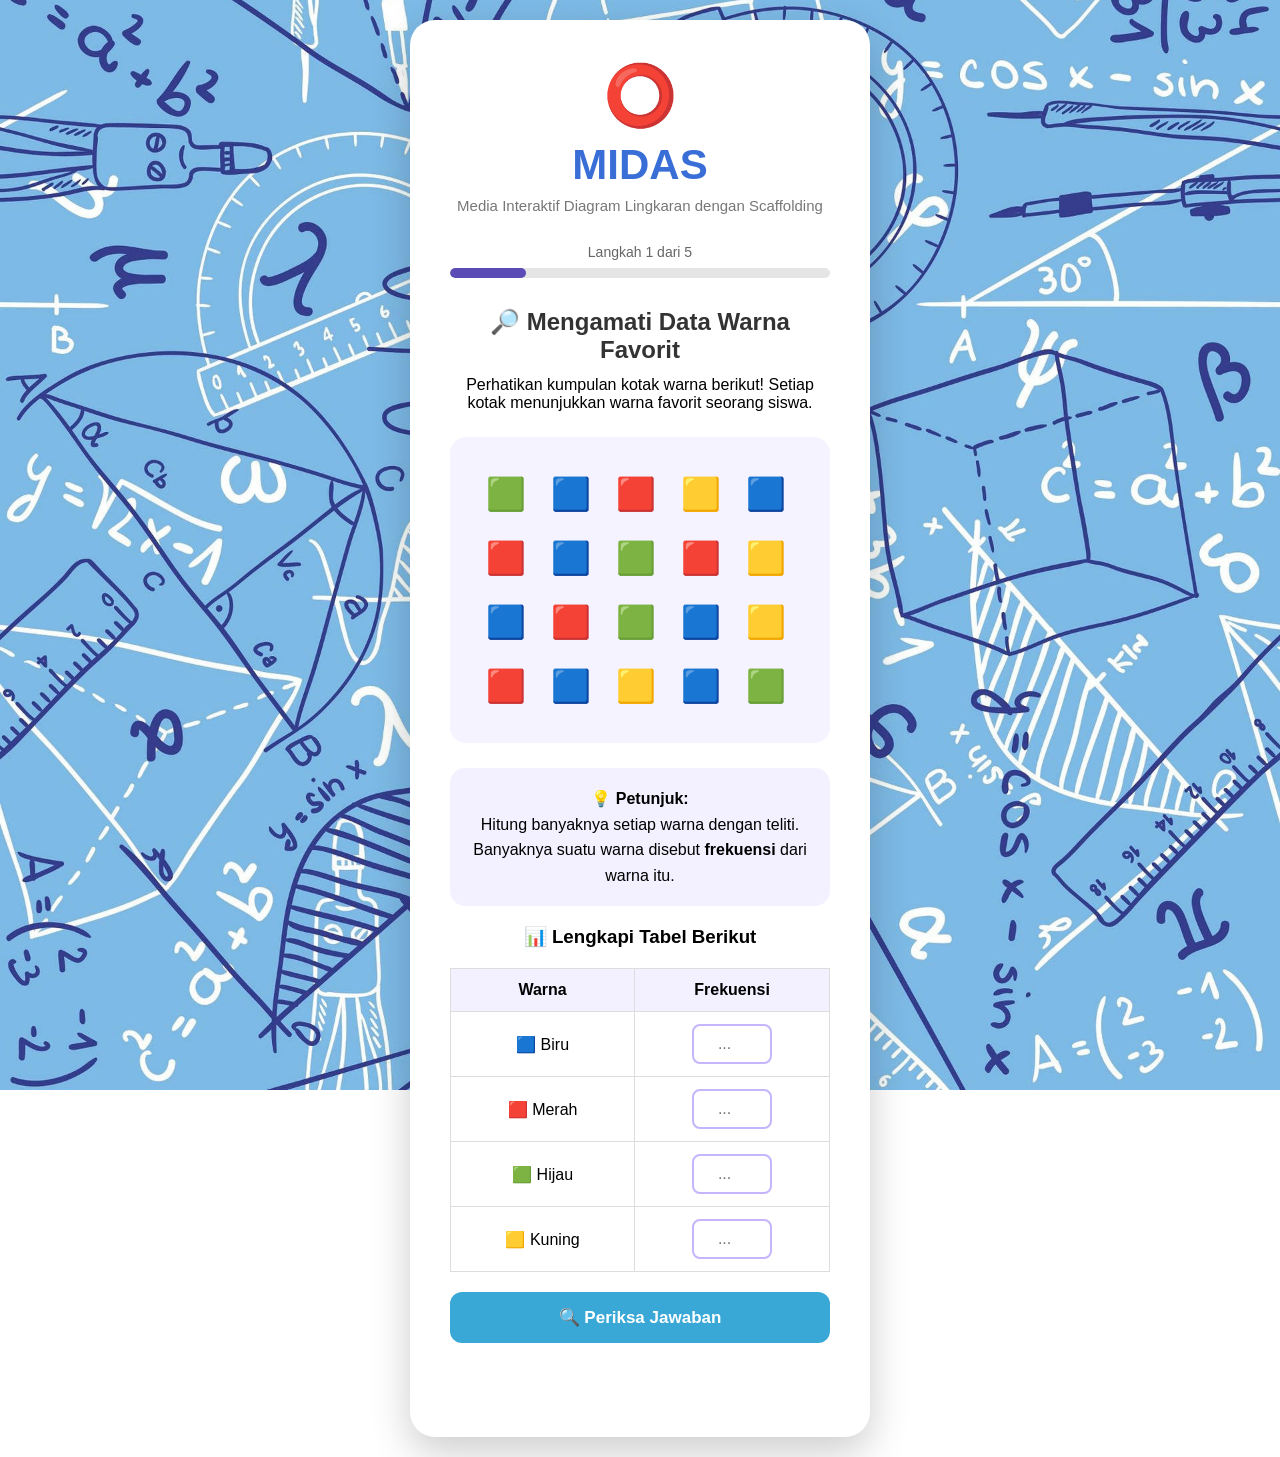
<file: materi2.html>
<!DOCTYPE html>
<html lang="id">
<head>
    <meta charset="UTF-8">
    <meta name="viewport" content="width=device-width, initial-scale=1.0">

    <title>MIDAS - Belajar Diagram Lingkaran</title>

    <link rel="stylesheet" href="style.css">
</head>

<body>

    <div class="container">

        <div class="card materi-card">

            <!-- HEADER -->
            <div class="logo">⭕</div>

            <h1>MIDAS</h1>

            <p class="tagline">
                Media Interaktif Diagram Lingkaran dengan Scaffolding
            </p>

           <!-- PROGRESS -->
            <div class="progress-container">
                <div class="progress-text">
                    Langkah <span id="nomorLangkah">1</span> dari 5
                </div>

                <div class="progress-bar">
                    <div class="progress" id="progress"></div>
                </div>
            </div>

<!-- LANGKAH 1 -->
<section class="lesson-step active" id="step1">

    <h2>🔎 Mengamati Data Warna Favorit</h2>

    <p>
        Perhatikan kumpulan kotak warna berikut!
        Setiap kotak menunjukkan warna favorit seorang siswa.
    </p>

    <!-- DATA VISUAL -->
    <div class="emoji-data">

        🟩 🟦 🟥 🟨 🟦
        🟥 🟦 🟩 🟥 🟨
        🟦 🟥 🟩 🟦 🟨
        🟥 🟦 🟨 🟦 🟩

    </div>

    <div class="info-box">
        💡 <strong>Petunjuk:</strong><br>
        Hitung banyaknya setiap warna dengan teliti.
        Banyaknya suatu warna disebut <strong>frekuensi</strong> dari warna itu.
    </div>

    <h3>📊 Lengkapi Tabel Berikut</h3>

    <table class="frequency-table">

        <thead>
            <tr>
                <th>Warna</th>
                <th>Frekuensi</th>
            </tr>
        </thead>

        <tbody>

            <tr>
                <td>🟦 Biru</td>
                <td>
                    <input
                        type="number"
                        id="frekuensiBiru"
                        min="0"
                        placeholder="..."
                    >
                </td>
            </tr>

            <tr>
                <td>🟥 Merah</td>
                <td>
                    <input
                        type="number"
                        id="frekuensiMerah"
                        min="0"
                        placeholder="..."
                    >
                </td>
            </tr>

            <tr>
                <td>🟩 Hijau</td>
                <td>
                    <input
                        type="number"
                        id="frekuensiHijau"
                        min="0"
                        placeholder="..."
                    >
                </td>
            </tr>

            <tr>
                <td>🟨 Kuning</td>
                <td>
                    <input
                        type="number"
                        id="frekuensiKuning"
                        min="0"
                        placeholder="..."
                    >
                </td>
            </tr>

        </tbody>

    </table>

    <button onclick="cekFrekuensiWarna()">
        🔍 Periksa Jawaban
    </button>

    <div id="feedbackFrekuensi" class="feedback-box"></div>

    <button
        id="lanjutStep1"
        onclick="nextStep()"
        style="display: none;">
        Saya Paham →
    </button>

</section>

            <!-- LANGKAH 2 -->
            <section class="lesson-step" id="step2">

                <h2>📊 Hubungan Data dan Lingkaran</h2>

                <p>
                    Berikut ini adalah data warna favorit 
                    siswa yang telah disusun dalam tabel.
                </p>

                <table class="data-table">

                    <tr>
                        <th>Warna Favorit</th>
                        <th>Banyak Siswa</th>
                    </tr>

                    <tr>
                        <td>🟦 Biru</td>
                        <td>7</td>
                    </tr>

                    <tr>
                        <td>🟥 Merah</td>
                        <td>5</td>
                    </tr>

                    <tr>
                        <td>🟩 Hijau</td>
                        <td>4</td>
                    </tr>

                    <tr>
                        <td>🟨 Kuning</td>
                        <td>4</td>
                    </tr>

                </table>

                <p>
                    Sebelum membuat diagram, kita harus mengetahui
                    jumlah seluruh data.
                </p>

                <div class="question-box">

                    <strong>Berapa jumlah seluruh data?</strong>

                    <input
                        type="number"
                        id="jawabanTotal"
                        placeholder="Masukkan jawaban"
                    >

                    <button onclick="cekTotal()">
                        Periksa Jawaban
                    </button>

                    <p id="feedbackTotal"></p>

                </div>

                <button
                    class="hint-button"
                    onclick="tampilkanHint('hintTotal')">
                    💡 Butuh Bantuan?
                </button>

                <div id="hintTotal" class="hint">
                    Petunjuk: jumlahkan semua frekuensi. Jumlah seluruh data = jumlah seluruh siswa
                    <br>
                    5 + 7 + 4 + 4 = ...
                </div>

            </section>


<!-- LANGKAH 3 -->
<section class="lesson-step" id="step3">

    <h2>📊 Menentukan Persentase</h2>

    <p>
        Sekarang kita akan menentukan persentase
        setiap warna berdasarkan jumlah siswa.
    </p>


    <!-- PETUNJUK RUMUS -->
    <div class="info-box">

        💡 <strong>Petunjuk:</strong>

        <p>
            Persentase suatu kategori dapat dihitung dengan:
        </p>

        <div class="formula">

            <span>Persentase =</span>

            <div class="fraction">

                <div class="numerator">
                    Frekuensi × 100%
                </div>

                <div class="denominator">
                    Jumlah Data
                </div>

            </div>

        </div>

        <div class="keterangan-rumus">
        <h4>Keterangan:</h4>

        <p>
            <strong>Frekuensi</strong> adalah banyaknya data
            pada kategori yang ingin dihitung.
        </p>

        <p>
            <strong>100%</strong> adalah persentase yang merepresentasikan satu lingkaran penuh.
        </p>

        <p>
            <strong>Jumlah seluruh data</strong> adalah total
            frekuensi dari semua kategori.
        </p>

        <p>
            <strong>Persentase </strong> adalah cara menyatakan suatu bagian dari keseluruhan dalam bentuk per seratus.
        </p>
    </div>

    </div>


    <p>
        Perhatikan data warna favorit siswa berikut.
    </p>


    <!-- TABEL DATA -->
    <table class="data-table">

        <tr>
            <th>Warna Favorit</th>
            <th>Banyak Siswa</th>
        </tr>

        <tr>
            <td>🟦 Biru</td>
            <td>7</td>
        </tr>

        <tr>
            <td>🟥 Merah</td>
            <td>5</td>
        </tr>

        <tr>
            <td>🟩 Hijau</td>
            <td>4</td>
        </tr>

        <tr>
            <td>🟨 Kuning</td>
            <td>4</td>
        </tr>

        <tr>
            <td>Jumlah Data</td>
            <td>20</td>
        </tr>

    </table>


    <!-- PERTANYAAN -->
    <div class="question-box">

        <strong>
            Berapa persentase siswa yang menyukai warna biru (dalam persen)?
        </strong>

            <input
            type="number"
            id="jawabanPersentase"
            placeholder="Masukkan persentase"
        >

               <button onclick="cekPersentaseBiru()">
            Periksa Jawaban
        </button>


        <p id="feedbackPersentase"></p>

    </div>


    <!-- PETUNJUK SCAFFOLDING -->
    <button
        class="hint-button"
        onclick="tampilkanHint('hintPersentase')">

        💡 Tampilkan Petunjuk

    </button>


    <div id="hintPersentase" class="hint">

        Siswa yang suka biru = <strong>7 siswa</strong><br>

        Jumlah seluruh siswa = <strong>20 siswa</strong>

        <br><br>

        <strong>Langkah 1:</strong> Masukkan data ke dalam rumus.

        <div class="formula">

            <span>Persentase =</span>

            <div class="fraction">

                <div class="numerator">
                    7 × 100%
                </div>

                <div class="denominator">
                    20
                </div>

            </div>

        </div>


        <strong>Langkah 2:</strong> Hitung hasilnya.

        <br><br>

        Persentase warna biru = <strong>...%</strong>

    </div>


</section>


            <!-- LANGKAH 4 -->
            <section class="lesson-step" id="step4">

                <h2>⭕ Membuat Diagram</h2>

                <p>
                    Sekarang kamu sudah mengetahui persentase
                    siswa yang menyukai warna biru. Berikutnya, lakukan langkah yang sama
                    pada kategori lain.
                </p>

 <table class="data-table">

                    <tr>
                        <th>Warna Favorit</th>
                        <th>Banyak Siswa</th>
                    </tr>

                    <tr>
                        <td>🟦 Biru</td>
                        <td>7</td>
                    </tr>

                    <tr>
                        <td>🟥 Merah</td>
                        <td>5</td>
                    </tr>

                    <tr>
                        <td>🟩 Hijau</td>
                        <td>4</td>
                    </tr>

                    <tr>
                        <td>🟨 Kuning</td>
                        <td>4</td>
                    </tr>
                    
                    <tr>
                        <td>Jumlah Data</td>
                        <td>20</td>
                    </tr>

                </table>

                <div class="result-list">

    <!-- BIRU -->
    <div class="angle-question">
        <p>🟦 Biru</p>

        <div class="calculation">
            <div class="fraction">
                <div class="numerator">
                    7 × 100%
                </div>
                <div class="denominator">
                    20
                </div>
            </div>

            <span>= 35% </span>

        </div>
    </div>


<!-- MERAH -->
<div class="angle-question">

    <p>🟥 Merah</p>

    <div class="calculation">

        <div class="fraction">

            <div class="numerator">
                <input
                    type="number"
                    id="merahFrekuensi"
                    placeholder="..."
                >
                × 100%
            </div>

            <div class="denominator">
                <input
                    type="number"
                    id="merahTotal"
                    placeholder="..."
                >
            </div>

        </div>

        <span>=</span>

        <input
            type="number"
            id="merahPersentase"
            placeholder="..."
        >

        <span>%</span>

    </div>

    <button onclick="cekPersentaseWarna('merah', 5, 20, 25)">
        Cek Jawaban
    </button>

    <div id="feedbackMerah"></div>

</div>


<!-- HIJAU -->
<div class="angle-question">

    <p>🟩 Hijau</p>

    <div class="calculation">

        <div class="fraction">

            <div class="numerator">
                <input
                    type="number"
                    id="hijauFrekuensi"
                    placeholder="..."
                >
                × 100%
            </div>

            <div class="denominator">
                <input
                    type="number"
                    id="hijauTotal"
                    placeholder="..."
                >
            </div>

        </div>

        <span>=</span>

        <input
            type="number"
            id="hijauPersentase"
            placeholder="..."
        >

        <span>%</span>

    </div>

    <button onclick="cekPersentaseWarna('hijau', 4, 20, 20)">
        Cek Jawaban
    </button>

    <div id="feedbackHijau"></div>

</div>


<!-- KUNING -->
<div class="angle-question">

    <p>🟨 Kuning</p>

    <div class="calculation">

        <div class="fraction">

            <div class="numerator">
                <input
                    type="number"
                    id="kuningFrekuensi"
                    placeholder="..."
                >
                × 100%
            </div>

            <div class="denominator">
                <input
                    type="number"
                    id="kuningTotal"
                    placeholder="..."
                >
            </div>

        </div>

        <span>=</span>

        <input
            type="number"
            id="kuningPersentase"
            placeholder="..."
        >

        <span>%</span>

    </div>

    <button onclick="cekPersentaseWarna('kuning', 4, 20, 20)">
        Cek Jawaban
    </button>

    <div id="feedbackKuning"></div>

</div>

</div>
<button class="hint-button" onclick="tampilkanCatatan()">
    Catatan
</button>

<div id="catatanPersentase" class="info-box" style="display: none;">

    🔎 <strong>Perhatikan!</strong>

    <br><br>

    Jika seluruh persentase dijumlahkan:

    <br>

    35% + 25% + 20% + 20%
    = <strong>100%</strong>

</div>

<p>
    Artinya, seluruh data sudah terwakili
    oleh satu lingkaran penuh.
</p>

<button onclick="nextStep()">
    Lihat Diagram Lingkaran →
</button>

            </section>


           <!-- LANGKAH 5 -->
<section class="lesson-step" id="step5">

    <h2> Hasil Diagram Lingkaran </h2>

    <p>
        Kamu sudah menghitung persentase siswa yang menyukai warna biru.
        Sekarang perhatikan diagram lingkaran di bawah ini.
    </p>

    <!-- GAMBAR HASIL DIAGRAM -->
    <div class="final-chart">
        <img 
            src="hasil-diagram2.png" 
            alt="Hasil diagram lingkaran"
        >
    </div>

    <div class="info-box">

        💡 <strong>Perhatikan!</strong>

        <p>
            Persentase menunjukkan seberapa besar bagian
            suatu kategori dalam satu lingkaran.
        </p>

        <p>
            🟥 <strong>25%</strong> berarti besar juring yang mereprsentasikan siswa penyuka biru
            besarnya tepat <strong>¼ lingkaran</strong>.
        </p>

        <p>
            🟩 atau 🟨 <strong>20%</strong> berarti besar juring yang mereprsentasikan siswa penyuka hijau atau kuning
            sedikit lebih kecil dari <strong>¼ lingkaran</strong> (25%).
        </p>

        <p>
            🟦 <strong>35%</strong> berarti besar juring yang mereprsentasikan Mangga
            sedikit lebih kecil dari <strong>½ lingkaran</strong> (50%).
        </p>

        <p>
            Semakin besar persentase suatu kategori,
            semakin besar pula bagian kategori tersebut
            dalam diagram lingkaran.
        </p>

    </div>

    <!-- PESAN PENUTUP -->
    <div class="completion-box">

        <div class="completion-icon">🎉</div>

        <h3>Selamat!</h3>

        <p>
            Kamu telah menyelesaikan
            <strong>Materi Interaktif 2</strong>.
        </p>

        <p>
            Kamu sudah belajar mengenal diagram lingkaran,
            menghitung jumlah data, menentukan besar sudut,
            dan memahami hubungan antara data dengan besar sektor.
        </p>

    </div>

    <button
        class="secondary"
        onclick="location.href='menu.html'">
        ← Kembali ke Menu
    </button>

</section>


<script>

let currentStep = 1;


/* =========================
   PINDAH LANGKAH
========================= */

function tampilkanStep() {

    document
        .querySelectorAll(".lesson-step")
        .forEach(step => {
            step.classList.remove("active");
        });

    document
        .getElementById("step" + currentStep)
        .classList.add("active");

    document.getElementById("nomorLangkah")
        .textContent = currentStep;

    document.getElementById("progress")
        .style.width = (currentStep / 5 * 100) + "%";
}


function nextStep() {

    if (currentStep < 5) {

        currentStep++;

        tampilkanStep();

    }

}


/* =========================
   LANGKAH 1
   CEK FREKUENSI WARNA
========================= */

function cekFrekuensiWarna() {

    const biru =
        Number(document.getElementById("frekuensiBiru").value);

    const merah =
        Number(document.getElementById("frekuensiMerah").value);

    const hijau =
        Number(document.getElementById("frekuensiHijau").value);

    const kuning =
        Number(document.getElementById("frekuensiKuning").value);

    const feedback =
        document.getElementById("feedbackFrekuensi");

    const jawabanBenar =
        biru === 7 &&
        merah === 5 &&
        hijau === 4 &&
        kuning === 4;

    if (jawabanBenar) {

        feedback.innerHTML =
            "🎉 Semua jawaban benar! Kamu sudah berhasil menemukan frekuensi setiap warna.";

        feedback.className =
            "feedback-box feedback-benar";

        document.getElementById("lanjutStep1")
            .style.display = "inline-block";

    } else {

        let pesan =
            "💡 Masih ada jawaban yang belum tepat.<br><br>";

        if (biru !== 7) {
            pesan +=
                "🟦 Coba hitung kembali jumlah kotak biru.<br>";
        }

        if (merah !== 5) {
            pesan +=
                "🟥 Coba hitung kembali jumlah kotak merah.<br>";
        }

        if (hijau !== 4) {
            pesan +=
                "🟩 Coba hitung kembali jumlah kotak hijau.<br>";
        }

        if (kuning !== 4) {
            pesan +=
                "🟨 Coba hitung kembali jumlah kotak kuning.<br>";
        }

        feedback.innerHTML = pesan;

        feedback.className =
            "feedback-box feedback-salah";

        document.getElementById("lanjutStep1")
            .style.display = "none";
    }

}


/* =========================
   LANGKAH 2
   CEK JUMLAH DATA
========================= */

function cekTotal() {

    const jawaban =
        document.getElementById("jawabanTotal").value;

    const feedback =
        document.getElementById("feedbackTotal");


    if (Number(jawaban) === 20) {

        feedback.innerHTML =
            "🎉 Benar! Jumlah seluruh data adalah 20.";

        feedback.className =
            "feedback feedback-benar";

        setTimeout(() => {
            nextStep();
        }, 1000);

    } else {

        feedback.innerHTML =
            "🤔 Belum tepat. Coba jumlahkan kembali semua data.";

        feedback.className =
            "feedback feedback-salah";

    }

}


/* =========================
   LANGKAH 3
   CEK PERSENTASE BIRU
========================= */

function cekPersentaseBiru() {

    const input =
        document.getElementById("jawabanPersentase");

    const feedback =
        document.getElementById("feedbackPersentase");

    const jawaban =
        Number(input.value);


    // Jika belum mengisi
    if (input.value === "") {

        feedback.innerHTML =
            "💡 Silakan masukkan jawaban terlebih dahulu.";

        feedback.className =
            "feedback feedback-salah";

        return;
    }


    // Jawaban benar
    if (jawaban === 35) {

        feedback.innerHTML =
            "🎉 Benar! 7 dari 20 siswa berarti 35%.";

        feedback.className =
            "feedback feedback-benar";

        setTimeout(() => {
            nextStep();
        }, 1000);

    }


    // Jawaban salah
    else {

        feedback.innerHTML =
            "🤔 Belum tepat. Coba hitung kembali menggunakan rumus persentase.";

        feedback.className =
            "feedback feedback-salah";

    }

}


/* =========================
   SCAFFOLDING / PETUNJUK
========================= */

function tampilkanHint(id) {

    const hint =
        document.getElementById(id);


    if (hint.style.display === "block") {

        hint.style.display = "none";

    } else {

        hint.style.display = "block";

    }

}


/* =========================
   LANGKAH 4
   CEK PERSENTASE WARNA
========================= */

function cekPersentaseWarna(
    nama,
    frekuensiBenar,
    totalBenar,
    persentaseBenar
) {

    const frekuensi =
        document.getElementById(
            nama + "Frekuensi"
        ).value;

    const total =
        document.getElementById(
            nama + "Total"
        ).value;

    const persentase =
        document.getElementById(
            nama + "Persentase"
        ).value;


    const feedback =
        document.getElementById(
            "feedback" +
            nama.charAt(0).toUpperCase() +
            nama.slice(1)
        );

    if (
        Number(frekuensi) === frekuensiBenar &&
        Number(total) === totalBenar &&
        Number(persentase) === persentaseBenar
    ) {

        feedback.innerHTML =
            "🎉 Benar! Perhitungan persentasenya tepat.";

        feedback.className =
            "feedback feedback-benar";

    } else {

        let pesan =
            "💡 Belum tepat. Coba periksa kembali:<br><br>";


        if (Number(frekuensi) !== frekuensiBenar) {

            pesan +=
                "🔹 Frekuensi warna tersebut belum tepat.<br>";

        }


        if (Number(total) !== totalBenar) {

            pesan +=
                "🔹 Jumlah data seharusnya 20.<br>";

        }


        if (Number(persentase) !== persentaseBenar) {

            pesan +=
                "🔹 Coba hitung kembali persentasenya.<br>";

        }


        feedback.innerHTML = pesan;

        feedback.className =
            "feedback feedback-salah";

    }

}

function tampilkanCatatan() {

    const catatan =
        document.getElementById("catatanPersentase");

    if (catatan.style.display === "none") {

        catatan.style.display = "block";

    } else {

        catatan.style.display = "none";

    }
}

/* =========================
   MULAI MEDIA
========================= */

tampilkanStep();

</script>

</body>
</html>
</file>
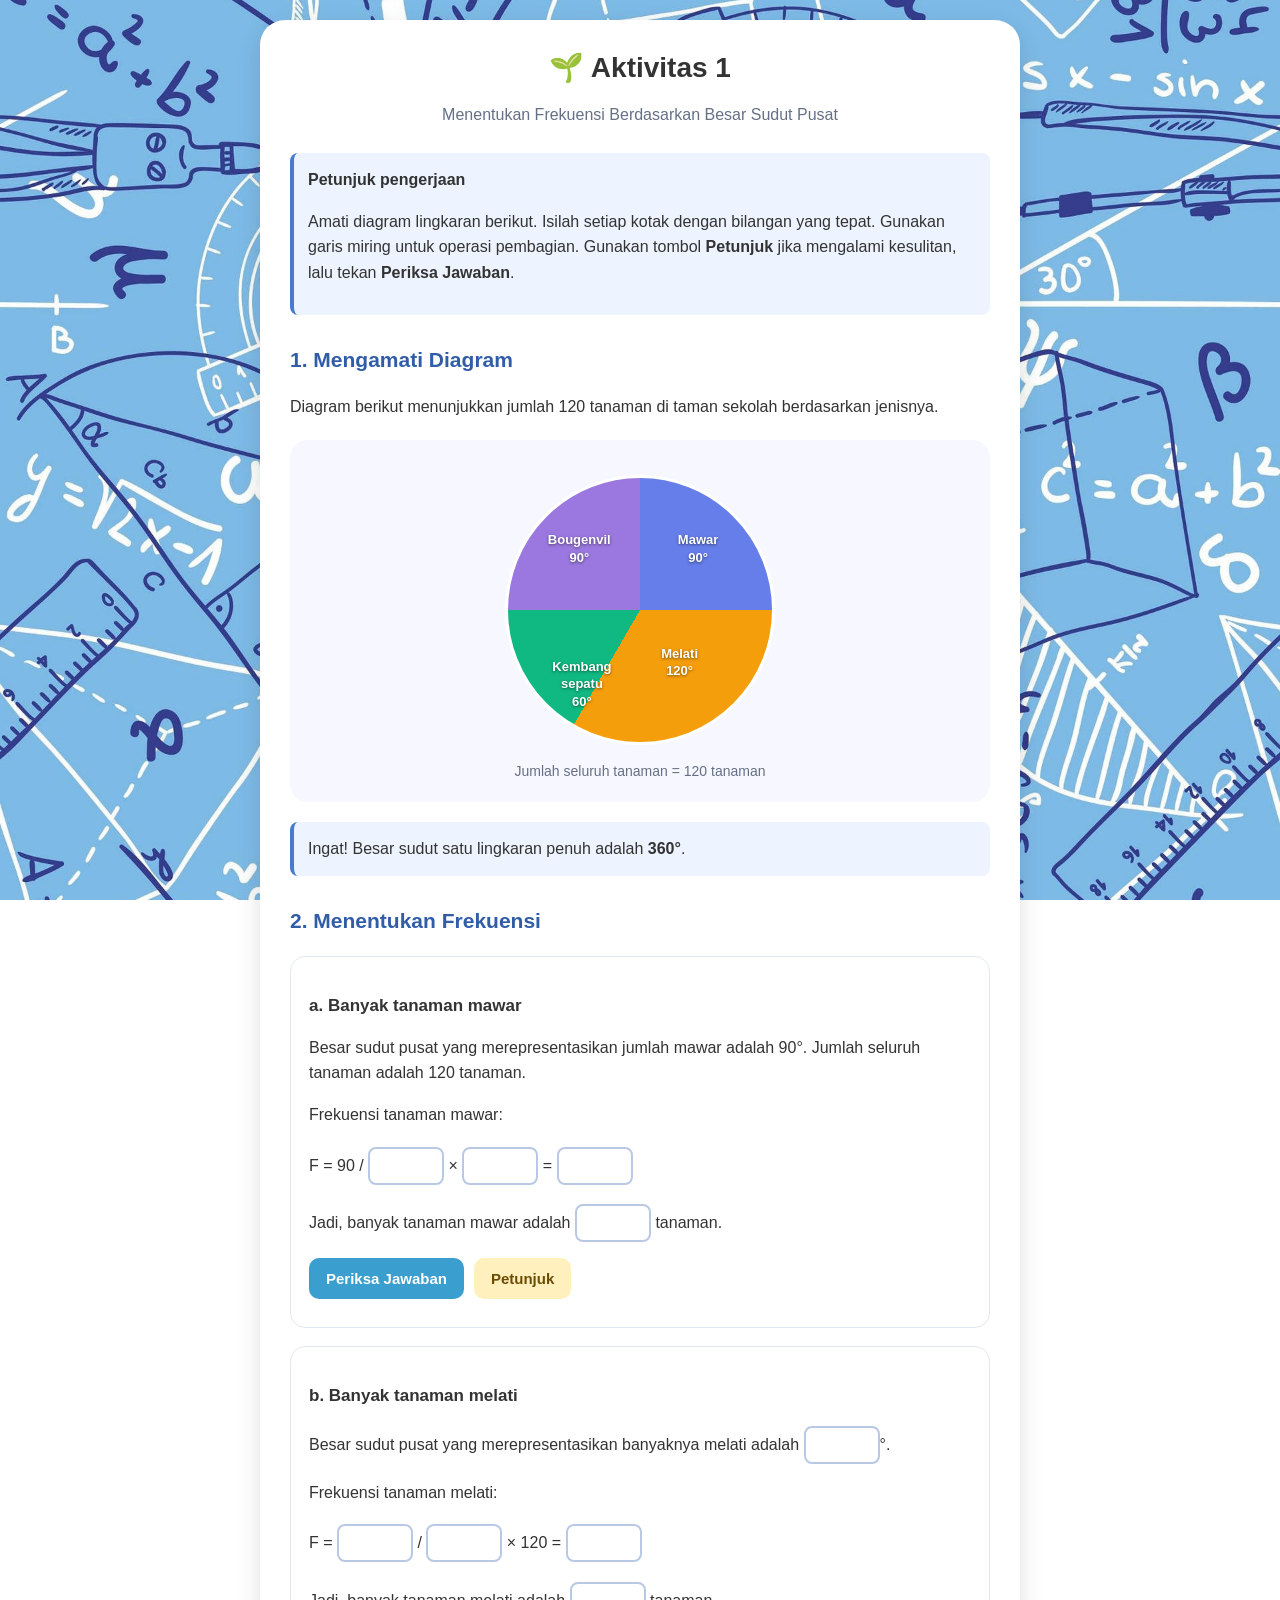
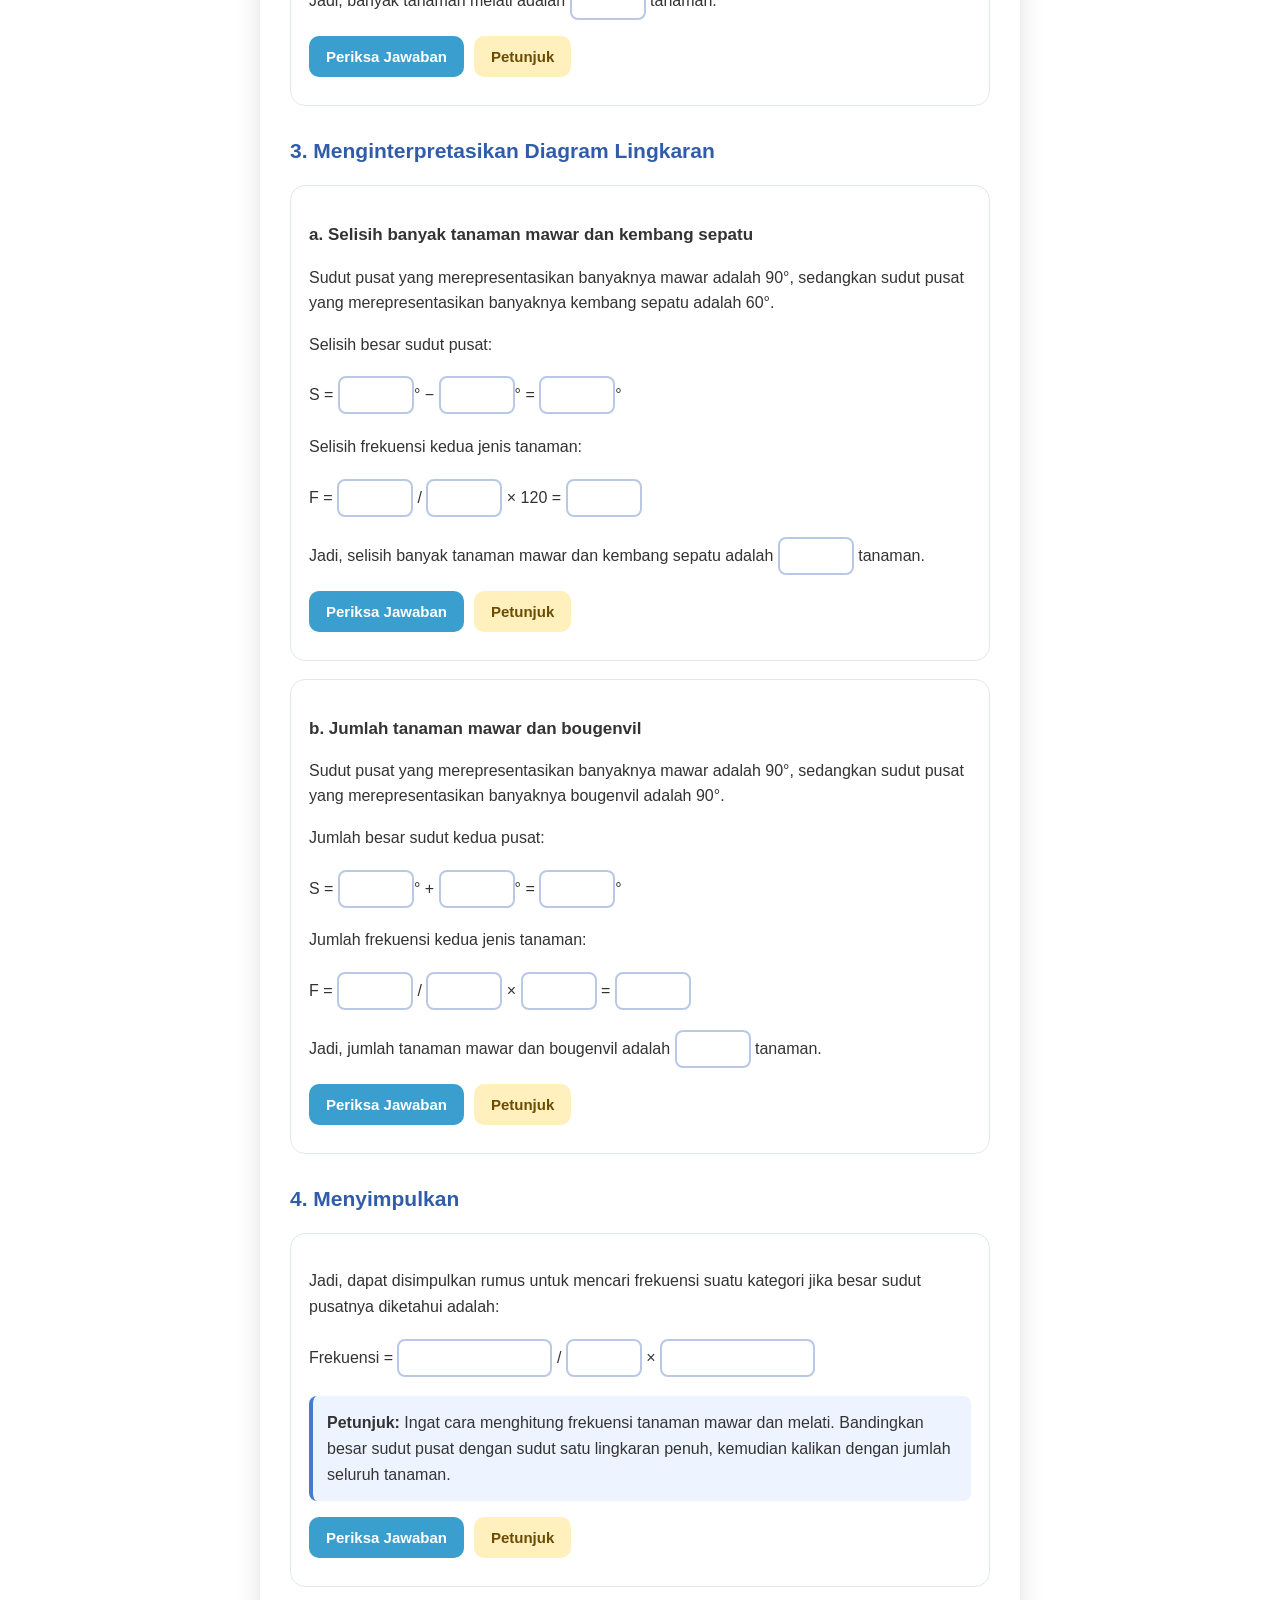
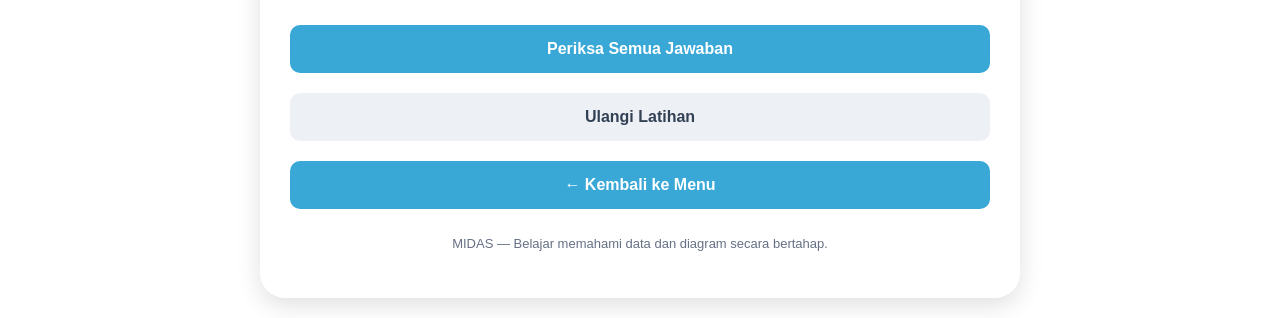
<file: materi3.html>
<!DOCTYPE html>
<html lang="id">
<head>
<meta charset="UTF-8">
<meta name="viewport" content="width=device-width, initial-scale=1.0">
<title>Aktivitas 2 - MIDAS</title>

<style>
* { box-sizing: border-box; }

body {
    margin: 0;
    padding: 20px 12px;
    font-family: Arial, sans-serif;
    color: #333;
    background-image: url("wallpaper4.jpg");
    background-size: cover;
    background-position: center;
    background-attachment: fixed;
    line-height: 1.6;
}

.container { max-width: 760px; margin: auto; }

.card {
    background: #fff;
    padding: 30px;
    border-radius: 25px;
    box-shadow: 0 8px 25px rgba(0,0,0,.12);
}

h1 {
    text-align: center;
    font-size: 28px;
    line-height: 1.3;
    margin: 0 0 10px;
}

.subtitle {
    text-align: center;
    color: #667085;
    margin-bottom: 25px;
}

h2 {
    font-size: 21px;
    margin-top: 28px;
    color: #315da8;
}

h3 { font-size: 17px; margin-bottom: 8px; }

.diagram-box {
    background: #f7f8ff;
    padding: 20px 10px;
    border-radius: 18px;
    text-align: center;
    margin: 20px 0;
}

.pie {
    width: min(270px, 75vw);
    aspect-ratio: 1;
    border-radius: 50%;
    margin: 15px auto;
    position: relative;
    background: conic-gradient(
        from 0deg,
        #667eea 0deg 90deg,
        #f59e0b 90deg 210deg,
        #10b981 210deg 270deg,
        #9b78df 270deg 360deg
    );
    border: 3px solid white;
}

.pie-label {
    position: absolute;
    transform: translate(-50%, -50%);
    color: white;
    font-size: 13px;
    font-weight: bold;
    line-height: 1.35;
    text-align: center;
    text-shadow: 0 1px 3px rgba(0,0,0,.5);
}

.label-mawar { left: 72%; top: 27%; }
.label-melati { left: 65%; top: 70%; }
.label-sepatu { left: 28%; top: 78%; }
.label-bougenvil { left: 27%; top: 27%; }

.diagram-note {
    font-size: 14px;
    color: #667085;
}

.info-box {
    background: #edf4ff;
    border-left: 4px solid #477bd1;
    border-radius: 8px;
    padding: 14px;
    margin: 16px 0;
}

.question {
    border: 1px solid #e1e7f0;
    border-radius: 15px;
    padding: 18px;
    margin: 18px 0;
}

.formula {
    margin: 14px 0;
    line-height: 2.8;
    overflow-wrap: anywhere;
}

.answer {
    display: inline-block;
    width: 76px;
    max-width: 100%;
    padding: 8px 4px;
    border: 2px solid #b9c9e5;
    border-radius: 8px;
    font-size: 16px;
    text-align: center;
    background: #fff;
    color: #222;
}

.answer:focus {
    outline: 2px solid #5c8ee6;
    border-color: #5c8ee6;
}

.answer.correct {
    border-color: #16a34a;
    background: #f0fdf4;
}

.answer.wrong {
    border-color: #dc2626;
    background: #fff7f7;
}

.answer.text-answer { width: 155px; }

.hint {
    display: none;
    background: #fff8e6;
    border-radius: 8px;
    padding: 12px;
    margin-top: 12px;
    color: #754b00;
    font-size: 14px;
}

.hint.show { display: block; }

.feedback {
    margin-top: 10px;
    font-size: 14px;
    font-weight: bold;
}

.feedback.good { color: #16803d; }
.feedback.bad { color: #c62828; }

.button-row {
    display: flex;
    flex-wrap: wrap;
    gap: 10px;
    margin-top: 15px;
}

button {
    border: none;
    border-radius: 10px;
    padding: 12px 17px;
    font-size: 15px;
    font-weight: bold;
    cursor: pointer;
}

.check-btn { background: #3a9fce; color: white; }
.hint-btn { background: #fff0bd; color: #6b4c00; }

.main-btn {
    width: 100%;
    margin-top: 20px;
    background: #3aa8d7;
    color: white;
    padding: 15px;
    font-size: 16px;
}

.reset-btn { background: #edf0f5; color: #334155; }

.score-box {
    display: none;
    padding: 18px;
    background: #e9f8ee;
    border-radius: 12px;
    margin-top: 20px;
    text-align: center;
}

.score-box.show { display: block; }

.footer-note {
    font-size: 13px;
    color: #667085;
    margin-top: 25px;
    text-align: center;
}

@media (max-width: 600px) {
    body { padding: 12px 8px; }

    .card {
        padding: 20px 15px;
        border-radius: 20px;
    }

    h1 { font-size: 24px; }
    h2 { font-size: 19px; }

    .question { padding: 14px 12px; }
    .formula { font-size: 15px; line-height: 2.6; }
    .answer { width: 68px; font-size: 16px; padding: 7px 3px; }
    .answer.text-answer { width: 135px; }
    button { font-size: 14px; }
    .pie-label { font-size: 11px; }
}
</style>
</head>

<body>
<div class="container">
<div class="card">

<h1>🌱 Aktivitas 1</h1>
<p class="subtitle">
Menentukan Frekuensi Berdasarkan Besar Sudut Pusat
</p>

<div class="info-box">
<strong>Petunjuk pengerjaan</strong>
<p>
Amati diagram lingkaran berikut. Isilah setiap kotak dengan
bilangan yang tepat. Gunakan garis miring untuk operasi
pembagian. Gunakan tombol <strong>Petunjuk</strong> jika
mengalami kesulitan, lalu tekan <strong>Periksa Jawaban</strong>.
</p>
</div>

<h2>1. Mengamati Diagram</h2>

<p>
Diagram berikut menunjukkan jumlah 120 tanaman di taman sekolah
berdasarkan jenisnya.
</p>

<div class="diagram-box">
<div class="pie" role="img"
aria-label="Diagram lingkaran jenis tanaman di taman sekolah">
    <span class="pie-label label-mawar">
        Mawar<br>90°
    </span>
    <span class="pie-label label-melati">
        Melati<br>120°
    </span>
    <span class="pie-label label-sepatu">
        Kembang<br>sepatu<br>60°
    </span>
    <span class="pie-label label-bougenvil">
        Bougenvil<br>90°
    </span>
</div>
<div class="diagram-note">
Jumlah seluruh tanaman = 120 tanaman
</div>
</div>

<div class="info-box">
Ingat! Besar sudut satu lingkaran penuh adalah
<strong>360°</strong>.
</div>

<h2>2. Menentukan Frekuensi</h2>

<div class="question" id="q1">
<h3>a. Banyak tanaman mawar</h3>

<p>
Besar sudut pusat yang merepresentasikan jumlah mawar adalah 90°. Jumlah seluruh tanaman
adalah 120 tanaman.
</p>

<p>Frekuensi tanaman mawar:</p>

<div class="formula">
F = 90 /
<input class="answer" data-answer="360"
aria-label="Sudut satu lingkaran penuh" inputmode="decimal">
×
<input class="answer" data-answer="120"
aria-label="Jumlah seluruh tanaman" inputmode="decimal">
=
<input class="answer" data-answer="30"
aria-label="Frekuensi tanaman mawar" inputmode="decimal">
</div>

<p>
Jadi, banyak tanaman mawar adalah
<input class="answer" data-answer="30"
aria-label="Jawaban akhir tanaman mawar" inputmode="decimal">
tanaman.
</p>

<div class="button-row">
<button class="check-btn" onclick="periksa('q1')">Periksa Jawaban</button>
<button class="hint-btn" onclick="petunjuk('h1')">Petunjuk</button>
</div>
<div class="hint" id="h1">
Bandingkan sudut pusat yang merepresentasikan banyaknya mawar dengan 360°, lalu kalikan
hasilnya dengan 120 tanaman.
</div>
<div class="feedback" aria-live="polite"></div>
</div>

<div class="question" id="q2">
<h3>b. Banyak tanaman melati</h3>

<p>
Besar sudut pusat yang merepresentasikan banyaknya melati adalah
<input class="answer" data-answer="120"
aria-label="Sudut pusat melati" inputmode="decimal">°.
</p>

<p>Frekuensi tanaman melati:</p>

<div class="formula">
F =
<input class="answer" data-answer="120"
aria-label="Sudut pusat melati dalam perhitungan" inputmode="decimal">
/
<input class="answer" data-answer="360"
aria-label="Sudut satu lingkaran penuh untuk melati" inputmode="decimal">
× 120 =
<input class="answer" data-answer="40"
aria-label="Frekuensi tanaman melati" inputmode="decimal">
</div>

<p>
Jadi, banyak tanaman melati adalah
<input class="answer" data-answer="40"
aria-label="Jawaban akhir tanaman melati" inputmode="decimal">
tanaman.
</p>

<div class="button-row">
<button class="check-btn" onclick="periksa('q2')">Periksa Jawaban</button>
<button class="hint-btn" onclick="petunjuk('h2')">Petunjuk</button>
</div>
<div class="hint" id="h2">
Frekuensi = sudut pusat / 360 × jumlah seluruh tanaman.
Sederhanakan 120/360 terlebih dahulu agar lebih mudah.
</div>
<div class="feedback" aria-live="polite"></div>
</div>

<h2>3. Menginterpretasikan Diagram Lingkaran</h2>

<div class="question" id="q3">
<h3>a. Selisih banyak tanaman mawar dan kembang sepatu</h3>

<p>
Sudut pusat yang merepresentasikan banyaknya mawar adalah 90°, sedangkan sudut pusat yang merepresentasikan banyaknya
kembang sepatu adalah 60°.
</p>

<p>Selisih besar sudut pusat:</p>

<div class="formula">
S =
<input class="answer" data-answer="90"
aria-label="Sudut pusat mawar" inputmode="decimal">°
−
<input class="answer" data-answer="60"
aria-label="Sudut pusat kembang sepatu" inputmode="decimal">°
=
<input class="answer" data-answer="30"
aria-label="Selisih sudut pusat" inputmode="decimal">°
</div>

<p>Selisih frekuensi kedua jenis tanaman:</p>

<div class="formula">
F =
<input class="answer" data-answer="30"
aria-label="Selisih sudut dalam perhitungan frekuensi" inputmode="decimal">
/
<input class="answer" data-answer="360"
aria-label="Sudut penuh dalam perhitungan selisih" inputmode="decimal">
× 120 =
<input class="answer" data-answer="10"
aria-label="Selisih frekuensi tanaman" inputmode="decimal">
</div>

<p>
Jadi, selisih banyak tanaman mawar dan kembang sepatu adalah
<input class="answer" data-answer="10"
aria-label="Jawaban akhir selisih tanaman" inputmode="decimal">
tanaman.
</p>

<div class="button-row">
<button class="check-btn" onclick="periksa('q3')">Periksa Jawaban</button>
<button class="hint-btn" onclick="petunjuk('h3')">Petunjuk</button>
</div>
<div class="hint" id="h3">
Kurangkan sudut pusat yang merepresentasikan banyaknya mawar dengan sudut pusat yang merepresentasikan banyaknya kembang sepatu.
Gunakan selisih sudut pusat tersebut untuk menghitung selisih frekuensi.
</div>
<div class="feedback" aria-live="polite"></div>
</div>

<div class="question" id="q4">
<h3>b. Jumlah tanaman mawar dan bougenvil</h3>

<p>
Sudut pusat yang merepresentasikan banyaknya mawar adalah 90°, sedangkan sudut pusat yang merepresentasikan banyaknya
bougenvil adalah 90°.
</p>

<p>Jumlah besar sudut kedua pusat:</p>

<div class="formula">
S =
<input class="answer" data-answer="90"
aria-label="Sudut pusat mawar untuk penjumlahan" inputmode="decimal">°
+
<input class="answer" data-answer="90"
aria-label="Sudut pusat bougenvil" inputmode="decimal">°
=
<input class="answer" data-answer="180"
aria-label="Jumlah sudut kedua pusat" inputmode="decimal">°
</div>

<p>Jumlah frekuensi kedua jenis tanaman:</p>

<div class="formula">
F =
<input class="answer" data-answer="180"
aria-label="Jumlah sudut dalam perhitungan frekuensi" inputmode="decimal">
/
<input class="answer" data-answer="360"
aria-label="Sudut penuh untuk perhitungan jumlah tanaman" inputmode="decimal">
×
<input class="answer" data-answer="120"
aria-label="Jumlah seluruh tanaman untuk perhitungan" inputmode="decimal">
=
<input class="answer" data-answer="60"
aria-label="Jumlah frekuensi mawar dan bougenvil" inputmode="decimal">
</div>

<p>
Jadi, jumlah tanaman mawar dan bougenvil adalah
<input class="answer" data-answer="60"
aria-label="Jawaban akhir jumlah tanaman" inputmode="decimal">
tanaman.
</p>

<div class="button-row">
<button class="check-btn" onclick="periksa('q4')">Periksa Jawaban</button>
<button class="hint-btn" onclick="petunjuk('h4')">Petunjuk</button>
</div>
<div class="hint" id="h4">
Jumlahkan kedua sudut pusat. Kemudian bagi dengan 360°
dan kalikan hasilnya dengan jumlah seluruh tanaman.
</div>
<div class="feedback" aria-live="polite"></div>
</div>

<h2>4. Menyimpulkan</h2>

<div class="question" id="q5">
<p>
Jadi, dapat disimpulkan rumus untuk mencari frekuensi
suatu kategori jika besar sudut pusatnya diketahui adalah:
</p>

<div class="formula">
Frekuensi =
<input class="answer text-answer"
data-answer="besar sudut pusat"
aria-label="Besaran sudut pusat dalam rumus"
type="text">
/
<input class="answer"
data-answer="360"
aria-label="Sudut satu lingkaran penuh"
inputmode="decimal">
×
<input class="answer text-answer"
data-answer="jumlah seluruh data"
aria-label="Jumlah seluruh data dalam rumus"
type="text">
</div>

<div class="info-box">
<strong>Petunjuk:</strong>
Ingat cara menghitung frekuensi tanaman mawar dan melati.
Bandingkan besar sudut pusat dengan sudut satu lingkaran penuh,
kemudian kalikan dengan jumlah seluruh tanaman.
</div>

<div class="button-row">
<button class="check-btn" onclick="periksa('q5')">Periksa Jawaban</button>
<button class="hint-btn" onclick="petunjuk('h5')">Petunjuk</button>
</div>

<div class="hint" id="h5">
Gunakan tiga bagian dalam rumus: besar sudut pusat,
360°, dan jumlah seluruh data.
</div>
<div class="feedback" aria-live="polite"></div>
</div>

<div class="score-box" id="scoreBox" aria-live="polite">
<h3>Hasil Latihan</h3>
<p id="scoreText"></p>
<p>Periksa kembali kotak yang belum tepat, lalu coba lagi.</p>
</div>

<button class="main-btn" onclick="periksaSemua()">
Periksa Semua Jawaban
</button>

<button class="main-btn reset-btn" onclick="resetLatihan()">
Ulangi Latihan
</button>

<button class="main-btn" onclick="location.href='menu.html'">
← Kembali ke Menu
</button>

<p class="footer-note">
MIDAS — Belajar memahami data dan diagram secara bertahap.
</p>

</div>
</div>

<script>
function normalisasi(nilai) {
    return nilai.trim()
        .replace(/\s+/g, " ")
        .replace(",", ".")
        .toLowerCase();
}

function periksa(id) {
    const bagian = document.getElementById(id);
    const input = bagian.querySelectorAll(".answer");
    const feedback = bagian.querySelector(".feedback");
    let benar = 0;

    input.forEach(kotak => {
        const jawaban = normalisasi(kotak.value);
        const kunci = normalisasi(kotak.dataset.answer);

        kotak.classList.remove("correct", "wrong");

        if (jawaban !== "" && jawaban === kunci) {
            kotak.classList.add("correct");
            benar++;
        } else {
            kotak.classList.add("wrong");
        }
    });

    if (benar === input.length) {
        feedback.textContent =
            "Benar! Semua jawaban pada bagian ini tepat.";
        feedback.className = "feedback good";
    } else {
        feedback.textContent =
            benar + " dari " + input.length +
            " kotak benar. Periksa kembali atau buka petunjuk.";
        feedback.className = "feedback bad";
    }
}

function petunjuk(id) {
    document.getElementById(id).classList.toggle("show");
}

function periksaSemua() {
    const bagian = ["q1", "q2", "q3", "q4", "q5"];
    let benar = 0;
    let total = 0;

    bagian.forEach(id => {
        const soal = document.getElementById(id);
        const input = soal.querySelectorAll(".answer");
        let benarBagian = true;

        input.forEach(kotak => {
            total++;

            const jawaban = normalisasi(kotak.value);
            const kunci = normalisasi(kotak.dataset.answer);

            kotak.classList.remove("correct", "wrong");

            if (jawaban !== "" && jawaban === kunci) {
                benar++;
                kotak.classList.add("correct");
            } else {
                kotak.classList.add("wrong");
                benarBagian = false;
            }
        });

        const feedback = soal.querySelector(".feedback");

        feedback.textContent = benarBagian
            ? "Benar! Semua jawaban pada bagian ini tepat."
            : "Masih ada jawaban yang perlu diperbaiki.";

        feedback.className = benarBagian
            ? "feedback good"
            : "feedback bad";
    });

    const scoreBox = document.getElementById("scoreBox");
    scoreBox.classList.add("show");

    document.getElementById("scoreText").textContent =
        "Jawaban benar: " + benar + " dari " + total +
        " kotak (" + Math.round(benar / total * 100) + "%).";

    scoreBox.scrollIntoView({
        behavior: "smooth",
        block: "center"
    });
}

function resetLatihan() {
    document.querySelectorAll(".answer").forEach(kotak => {
        kotak.value = "";
        kotak.classList.remove("correct", "wrong");
    });

    document.querySelectorAll(".feedback").forEach(feedback => {
        feedback.textContent = "";
        feedback.className = "feedback";
    });

    document.querySelectorAll(".hint").forEach(hint => {
        hint.classList.remove("show");
    });

    document.getElementById("scoreBox").classList.remove("show");

    window.scrollTo({
        top: 0,
        behavior: "smooth"
    });
}
</script>
</body>
</html>
</file>
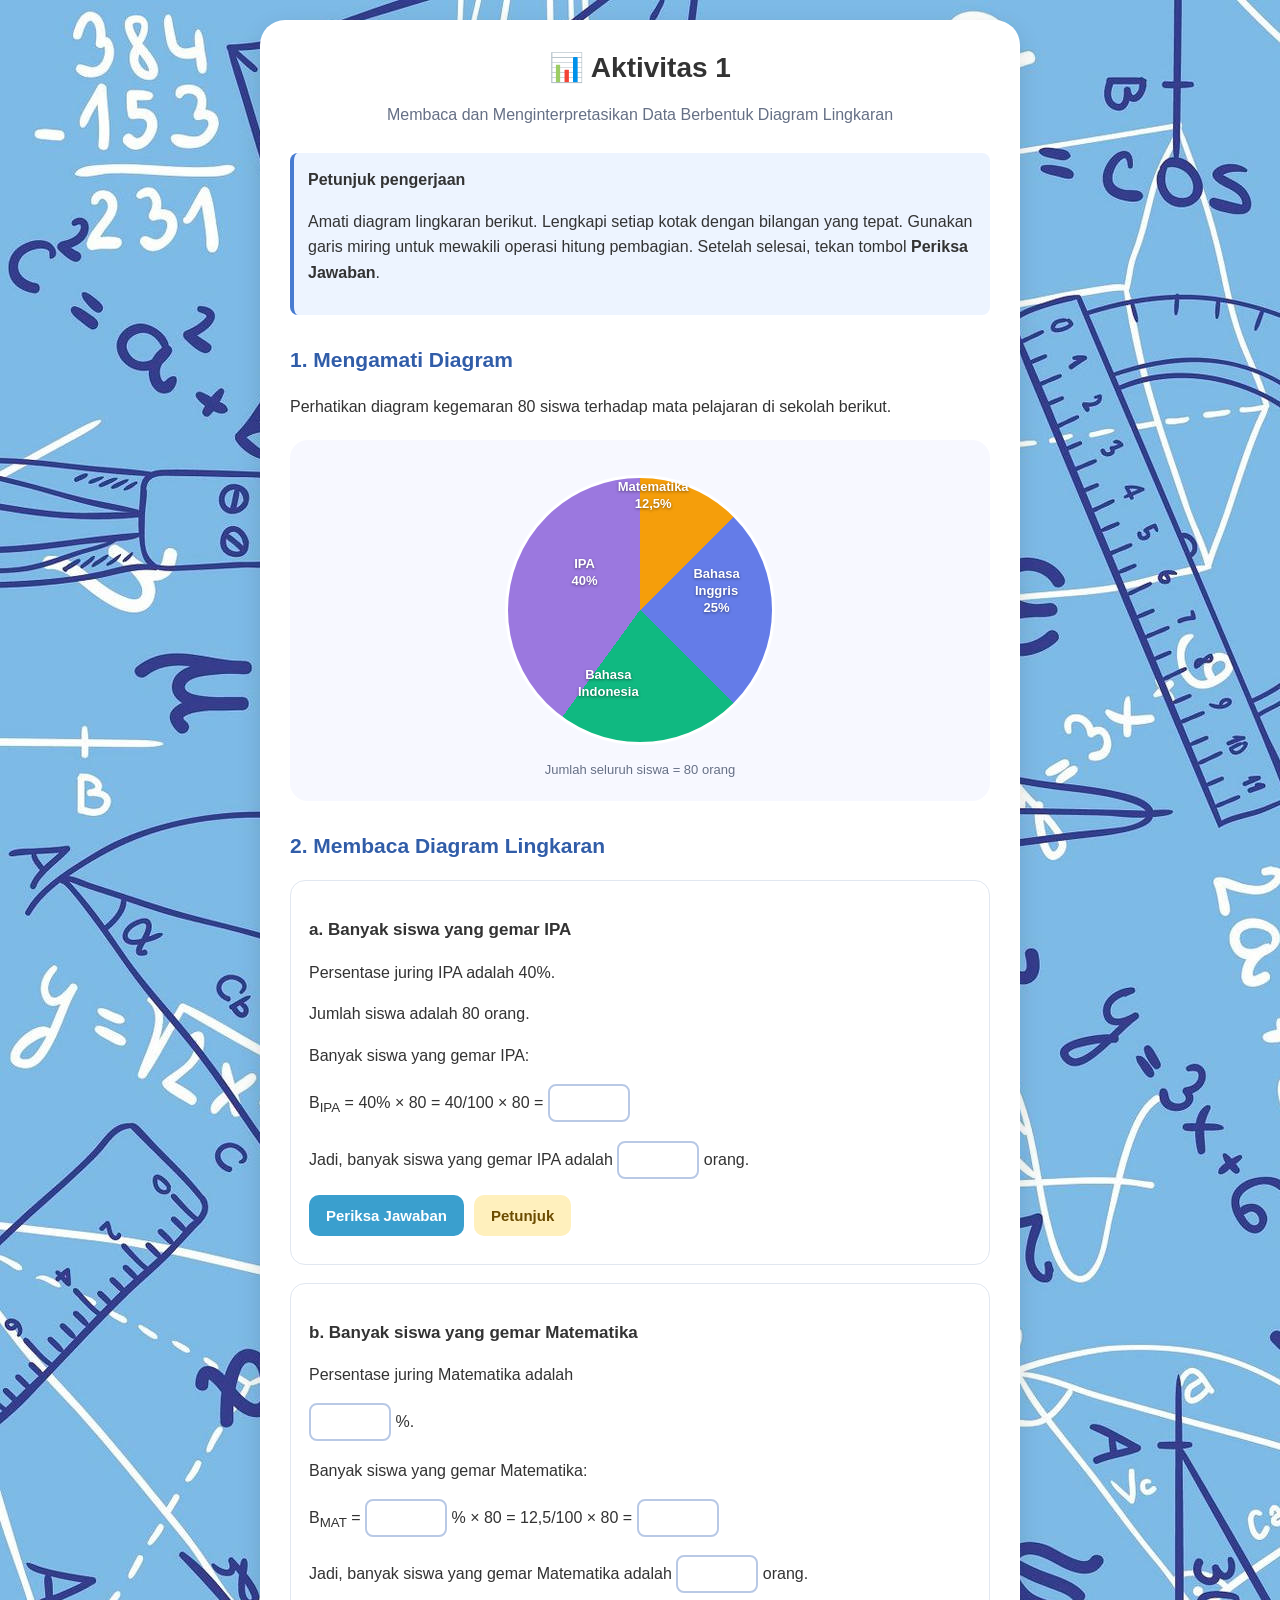
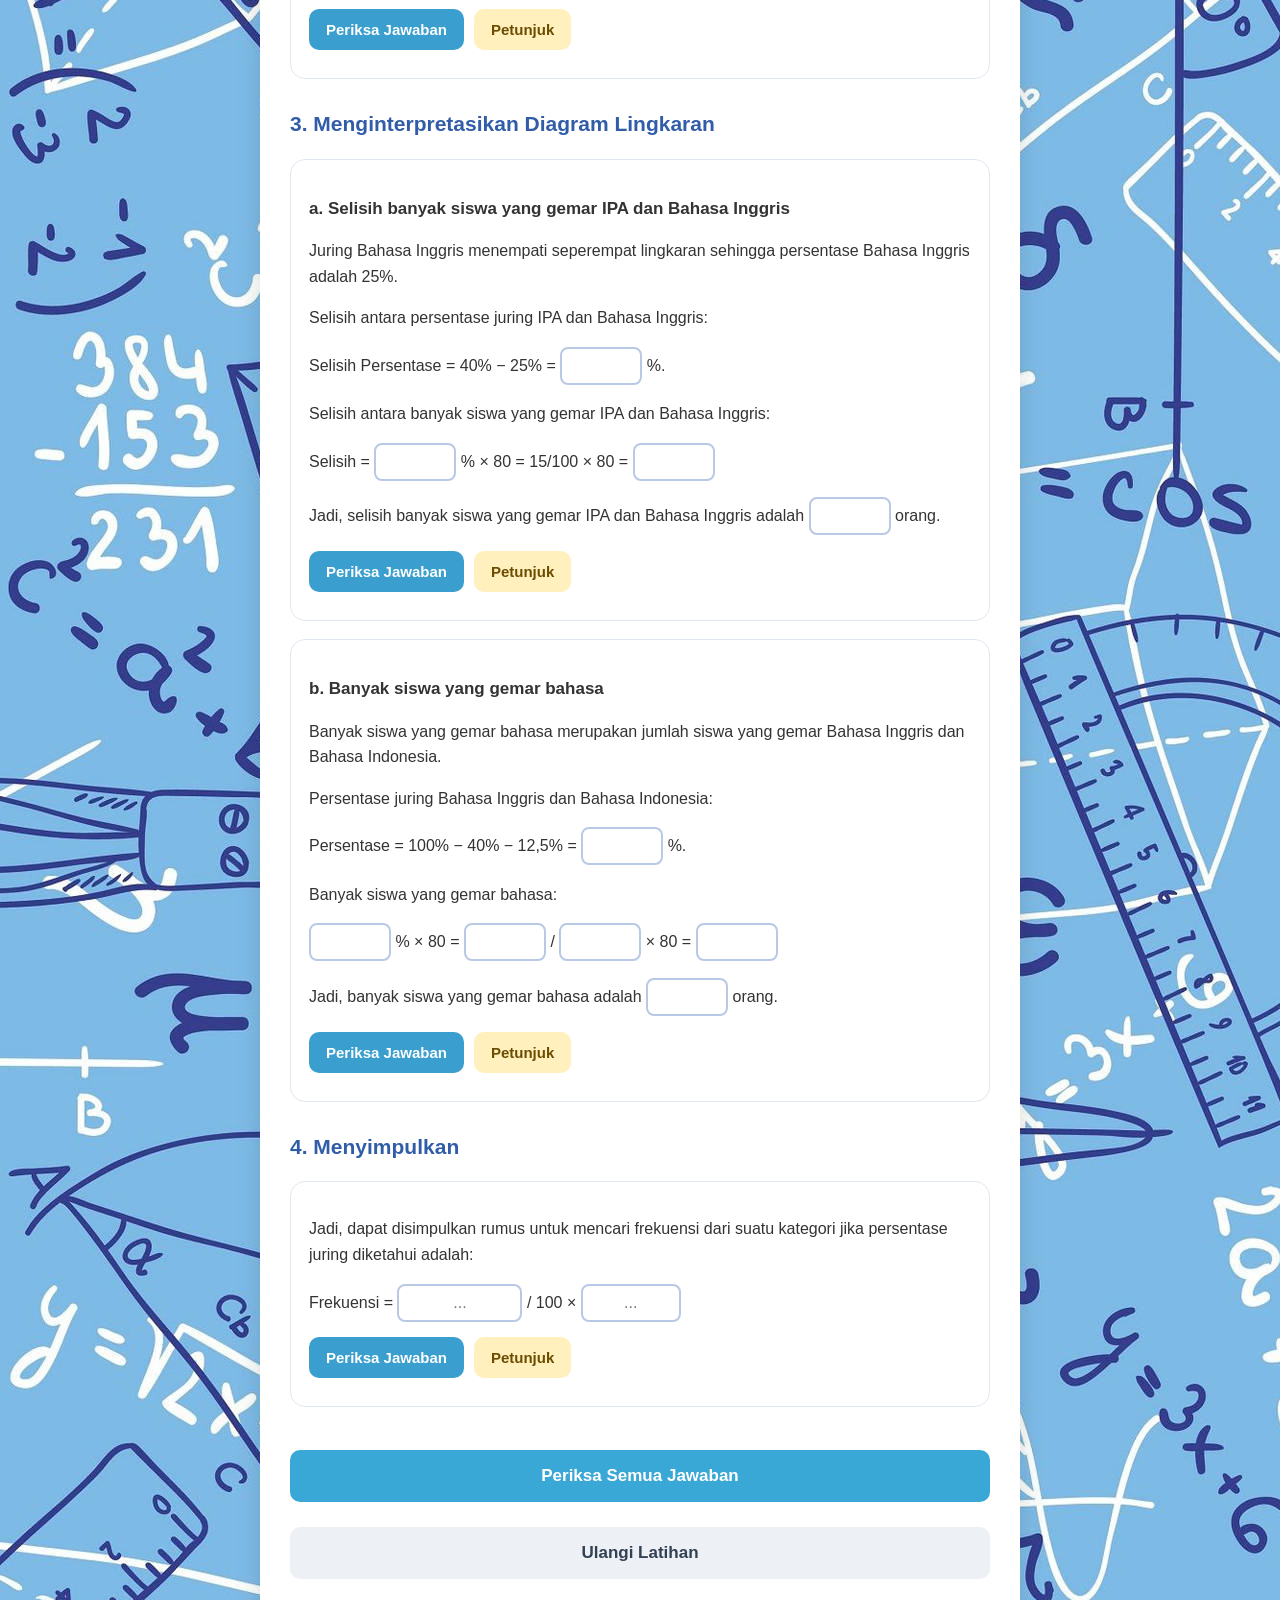
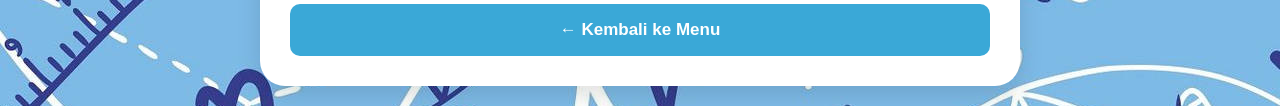
<file: materi4.html>
<!DOCTYPE html>
<html lang="id">
<head>
<meta charset="UTF-8">
<meta name="viewport" content="width=device-width, initial-scale=1.0">
<title>Aktivitas 1 - MIDAS</title>

<style>
* {
    box-sizing: border-box;
}

body {
    margin: 0;
    padding: 20px 12px;
    font-family: Arial, sans-serif;
    color: #333;
    background-image: url("wallpaper4.jpg");
    line-height: 1.6;
}

.container {
    max-width: 760px;
    margin: auto;
}

.card {
    background: #fff;
    padding: 30px;
    border-radius: 25px;
    box-shadow: 0 8px 25px rgba(0,0,0,.12);
}

h1 {
    text-align: center;
    font-size: 28px;
    line-height: 1.3;
    margin: 0 0 10px;
}

.subtitle {
    text-align: center;
    color: #667085;
    margin-bottom: 25px;
}

h2 {
    font-size: 21px;
    margin-top: 28px;
    color: #315da8;
}

h3 {
    font-size: 17px;
    margin-bottom: 8px;
}

.diagram-box {
    background: #f7f8ff;
    padding: 20px 10px;
    border-radius: 18px;
    text-align: center;
    margin: 20px 0;
}

.pie {
    width: min(270px, 75vw);
    aspect-ratio: 1;
    border-radius: 50%;
    margin: 15px auto;
    position: relative;
    background: conic-gradient(
        from 0deg,
        #f59e0b 0% 12.5%,
        #647ce8 12.5% 37.5%,
        #10b981 37.5% 60%,
        #9b78df 60% 100%
    );
    border: 3px solid white;
}

.pie-label {
    position: absolute;
    transform: translate(-50%, -50%);
    color: #fff;
    font-size: 13px;
    font-weight: bold;
    line-height: 1.3;
    text-shadow: 0 1px 3px rgba(0,0,0,.45);
}

.label-mat {
    left: 55%;
    top: 7%;
}

.label-ing {
    left: 79%;
    top: 43%;
}

.label-indo {
    left: 38%;
    top: 78%;
}

.label-ipa {
    left: 29%;
    top: 36%;
}

.diagram-note {
    font-size: 13px;
    color: #667085;
}

.info-box {
    background: #edf4ff;
    border-left: 4px solid #477bd1;
    border-radius: 8px;
    padding: 14px;
    margin: 16px 0;
}

.question {
    border: 1px solid #e1e7f0;
    border-radius: 15px;
    padding: 18px;
    margin: 18px 0;
}

.formula {
    margin: 14px 0;
    line-height: 2.4;
    overflow-wrap: anywhere;
}

.answer {
    display: inline-block;
    width: 82px;
    max-width: 100%;
    padding: 8px 5px;
    border: 2px solid #b9c9e5;
    border-radius: 8px;
    font-size: 16px;
    text-align: center;
    background: #fff;
    color: #222;
}

.answer:focus {
    outline: 2px solid #5c8ee6;
    border-color: #5c8ee6;
}

.answer.correct {
    border-color: #16a34a;
    background: #f0fdf4;
}

.answer.wrong {
    border-color: #dc2626;
    background: #fff7f7;
}

.hint {
    display: none;
    background: #fff8e6;
    border-radius: 8px;
    padding: 12px;
    margin-top: 12px;
    color: #754b00;
    font-size: 14px;
}

.hint.show {
    display: block;
}

.feedback {
    margin-top: 10px;
    font-size: 14px;
    font-weight: bold;
}

.feedback.good {
    color: #16803d;
}

.feedback.bad {
    color: #c62828;
}

.button-row {
    display: flex;
    flex-wrap: wrap;
    gap: 10px;
    margin-top: 15px;
}

button {
    border: none;
    border-radius: 10px;
    padding: 12px 17px;
    font-size: 15px;
    font-weight: bold;
    cursor: pointer;
}

.check-btn {
    background: #3a9fce;
    color: white;
}

.hint-btn {
    background: #fff0bd;
    color: #6b4c00;
}

.main-btn {
    width: 100%;
    margin-top: 25px;
    background: #3aa8d7;
    color: white;
    padding: 16px;
    font-size: 17px;
}

.reset-btn {
    background: #edf0f5;
    color: #334155;
}

.score-box {
    display: none;
    padding: 18px;
    background: #e9f8ee;
    border-radius: 12px;
    margin-top: 20px;
    text-align: center;
}

.score-box.show {
    display: block;
}

.footer-note {
    font-size: 13px;
    color: #667085;
    margin-top: 25px;
    text-align: center;
}

@media (max-width: 600px) {
    body {
        padding: 12px 8px;
    }

    .card {
        padding: 20px 15px;
        border-radius: 20px;
    }

    h1 {
        font-size: 24px;
    }

    h2 {
        font-size: 19px;
    }

    .question {
        padding: 14px 12px;
    }

    .formula {
        font-size: 15px;
        line-height: 2.3;
    }

    .answer {
        width: 72px;
        font-size: 16px;
        padding: 7px 3px;
    }

    button {
        font-size: 14px;
    }

    .pie-label {
        font-size: 12px;
    }
}
</style>
</head>

<body>
<div class="container">
<div class="card">

<h1>📊 Aktivitas 1</h1>
<p class="subtitle">
Membaca dan Menginterpretasikan Data Berbentuk Diagram Lingkaran
</p>

<div class="info-box">
<strong>Petunjuk pengerjaan</strong>
<p>
Amati diagram lingkaran berikut. Lengkapi setiap kotak dengan
bilangan yang tepat. Gunakan garis miring untuk mewakili operasi hitung pembagian. Setelah selesai, tekan tombol
<strong>Periksa Jawaban</strong>.
</p>
</div>

<h2>1. Mengamati Diagram</h2>

<p>
Perhatikan diagram kegemaran 80 siswa terhadap mata pelajaran
di sekolah berikut.
</p>

<div class="diagram-box">
<div class="pie" role="img"
aria-label="Diagram lingkaran kegemaran mata pelajaran">
    <span class="pie-label label-mat">Matematika<br>12,5%</span>
    <span class="pie-label label-ing">Bahasa<br>Inggris<br>25%</span>
    <span class="pie-label label-indo">Bahasa<br>Indonesia</span>
    <span class="pie-label label-ipa">IPA<br>40%</span>
</div>
<div class="diagram-note">
Jumlah seluruh siswa = 80 orang
</div>
</div>

<h2>2. Membaca Diagram Lingkaran</h2>

<div class="question" id="q1">
<h3>a. Banyak siswa yang gemar IPA</h3>

<p>Persentase juring IPA adalah 40%.</p>
<p>Jumlah siswa adalah 80 orang.</p>
<p>Banyak siswa yang gemar IPA:</p>

<div class="formula">
B<sub>IPA</sub> =
40% × 80 =
40/100 × 80 =
<input class="answer" data-answer="32"
aria-label="Hasil banyak siswa yang gemar IPA"
inputmode="decimal">
</div>

<p>Jadi, banyak siswa yang gemar IPA adalah
<input class="answer" data-answer="32"
aria-label="Jawaban akhir banyak siswa gemar IPA"
inputmode="decimal"> orang.</p>

<div class="button-row">
<button class="check-btn" onclick="periksa('q1')">
Periksa Jawaban
</button>
<button class="hint-btn" onclick="petunjuk('h1')">
Petunjuk
</button>
</div>

<div class="hint" id="h1">
Persentase diubah menjadi pecahan berpenyebut 100.
Kemudian kalikan 40/100 dengan 80.
</div>
<div class="feedback" aria-live="polite"></div>
</div>

<div class="question" id="q2">
<h3>b. Banyak siswa yang gemar Matematika</h3>

<p>Persentase juring Matematika adalah</p>

<div class="formula">
<input class="answer" data-answer="12,5"
aria-label="Persentase Matematika"
inputmode="decimal"> %.
</div>

<p>Banyak siswa yang gemar Matematika:</p>

<div class="formula">
B<sub>MAT</sub> =
<input class="answer" data-answer="12,5"
aria-label="Persentase untuk perhitungan Matematika"
inputmode="decimal"> % × 80 =
12,5/100 × 80 =
<input class="answer" data-answer="10"
aria-label="Hasil perhitungan Matematika"
inputmode="decimal">
</div>

<p>Jadi, banyak siswa yang gemar Matematika adalah
<input class="answer" data-answer="10"
aria-label="Jawaban akhir banyak siswa gemar Matematika"
inputmode="decimal"> orang.</p>

<div class="button-row">
<button class="check-btn" onclick="periksa('q2')">
Periksa Jawaban
</button>
<button class="hint-btn" onclick="petunjuk('h2')">
Petunjuk
</button>
</div>

<div class="hint" id="h2">
Persentase Matematika dapat diperoleh dari
banyak siswa yang gemar Matematika dibagi jumlah seluruh siswa,
kemudian dikalikan 100%. Banyak siswanya adalah 10 orang.
</div>
<div class="feedback" aria-live="polite"></div>
</div>

<h2>3. Menginterpretasikan Diagram Lingkaran</h2>

<div class="question" id="q3">
<h3>a. Selisih banyak siswa yang gemar IPA dan Bahasa Inggris</h3>

<p>
Juring Bahasa Inggris menempati seperempat lingkaran
sehingga persentase Bahasa Inggris adalah 25%.
</p>

<p>Selisih antara persentase juring IPA dan Bahasa Inggris:</p>

<div class="formula">
Selisih Persentase = 40% − 25% =
<input class="answer" data-answer="15"
aria-label="Selisih persentase IPA dan Bahasa Inggris"
inputmode="decimal"> %.
</div>

<p>Selisih antara banyak siswa yang gemar IPA dan Bahasa Inggris:</p>

<div class="formula">
Selisih =
<input class="answer" data-answer="15"
aria-label="Persentase untuk menghitung selisih siswa"
inputmode="decimal"> % × 80 =
15/100 × 80 =
<input class="answer" data-answer="12"
aria-label="Hasil selisih banyak siswa"
inputmode="decimal">
</div>

<p>Jadi, selisih banyak siswa yang gemar IPA dan Bahasa Inggris adalah
<input class="answer" data-answer="12"
aria-label="Jawaban akhir selisih banyak siswa"
inputmode="decimal"> orang.</p>

<div class="button-row">
<button class="check-btn" onclick="periksa('q3')">
Periksa Jawaban
</button>
<button class="hint-btn" onclick="petunjuk('h3')">
Petunjuk
</button>
</div>

<div class="hint" id="h3">
Kurangkan persentase IPA dengan persentase Bahasa Inggris.
Setelah mendapatkan selisih persentase, kalikan dengan 80 siswa.
</div>
<div class="feedback" aria-live="polite"></div>
</div>

<div class="question" id="q4">
<h3>b. Banyak siswa yang gemar bahasa</h3>

<p>
Banyak siswa yang gemar bahasa merupakan jumlah siswa
yang gemar Bahasa Inggris dan Bahasa Indonesia.
</p>

<p>Persentase juring Bahasa Inggris dan Bahasa Indonesia:</p>

<div class="formula">
Persentase = 100% − 40% − 12,5% =
<input class="answer" data-answer="47,5"
aria-label="Persentase gabungan Bahasa Inggris dan Bahasa Indonesia"
inputmode="decimal"> %.
</div>

<p>Banyak siswa yang gemar bahasa:</p>


<div class="formula">
<input class="answer" data-answer="47,5"
aria-label="Persentase untuk menghitung banyak siswa yang gemar bahasa"
inputmode="decimal"> % × 80 =

<input class="answer" data-answer="47,5"
aria-label="Pembilang pecahan persentase"
inputmode="decimal">
/
<input class="answer" data-answer="100"
aria-label="Penyebut pecahan persentase"
inputmode="decimal">
× 80 =

<input class="answer" data-answer="38"
aria-label="Hasil banyak siswa yang gemar bahasa"
inputmode="decimal">
</div>

<p>Jadi, banyak siswa yang gemar bahasa adalah
<input class="answer" data-answer="38"
aria-label="Jawaban akhir banyak siswa yang gemar bahasa"
inputmode="decimal"> orang.</p>

<div class="button-row">
<button class="check-btn" onclick="periksa('q4')">
Periksa Jawaban
</button>
<button class="hint-btn" onclick="petunjuk('h4')">
Petunjuk
</button>
</div>

<div class="hint" id="h4">
Jumlah persentase seluruh diagram adalah 100%.
Kurangkan 100% dengan persentase IPA dan Matematika,
kemudian kalikan hasilnya dengan 80 siswa.
</div>
<div class="feedback" aria-live="polite"></div>
</div>


<h2>4. Menyimpulkan</h2>

<div class="question" id="q5">
    <p>
        Jadi, dapat disimpulkan rumus untuk mencari frekuensi
        dari suatu kategori jika persentase juring diketahui adalah:
    </p>

    <div class="formula">
        Frekuensi =
        <input class="answer"
            data-answer="persentase"
            aria-label="Nama besaran pertama dalam rumus frekuensi"
            placeholder="..."
            style="width: 125px;"
            type="text">
        / 100 ×
        <input class="answer"
            data-answer="jumlah data"
            aria-label="Nama besaran kedua dalam rumus frekuensi"
            placeholder="..."
            style="width: 100px;"
            type="text">
    </div>

    <div class="button-row">
        <button class="check-btn" onclick="periksa('q5')">
            Periksa Jawaban
        </button>
        <button class="hint-btn" onclick="petunjuk('h5')">
            Petunjuk
        </button>
    </div>

    <div class="hint" id="h5">
        Pikirkan kembali cara menghitung banyak siswa pada
        kegiatan sebelumnya. Persentase dibagi 100, lalu
        dikalikan dengan jumlah seluruh siswa.
    </div>

    <div class="feedback" aria-live="polite"></div>
</div>

<div class="score-box" id="scoreBox" aria-live="polite">
<h3>Hasil Latihan</h3>
<p id="scoreText"></p>
<p>Periksa kembali kotak yang belum tepat, lalu coba lagi.</p>
</div>

<button class="main-btn" onclick="periksaSemua()">
Periksa Semua Jawaban
</button>

<button class="main-btn reset-btn" onclick="resetLatihan()">
Ulangi Latihan
</button>

<button class="main-btn" onclick="location.href='menu.html'">
← Kembali ke Menu
</button>

</div>
</div>

<script>
function normalisasi(nilai) {
    return nilai.trim()
        .replace(/\s/g, "")
        .replace(",", ".")
        .toLowerCase();
}

function periksa(id) {
    const bagian = document.getElementById(id);
    const input = bagian.querySelectorAll(".answer");
    const feedback = bagian.querySelector(".feedback");

    let benar = 0;

    input.forEach(kotak => {
        const jawaban = normalisasi(kotak.value);
        const kunci = normalisasi(kotak.dataset.answer);

        kotak.classList.remove("correct", "wrong");

        if (jawaban !== "" && jawaban === kunci) {
            kotak.classList.add("correct");
            benar++;
        } else {
            kotak.classList.add("wrong");
        }
    });

    if (benar === input.length) {
        feedback.textContent = "Benar! Semua jawaban pada bagian ini tepat.";
        feedback.className = "feedback good";
    } else {
        feedback.textContent =
            benar + " dari " + input.length +
            " kotak benar. Periksa kembali jawabanmu atau buka petunjuk.";
        feedback.className = "feedback bad";
    }
}

function petunjuk(id) {
    document.getElementById(id).classList.toggle("show");
}

function periksaSemua() {
    const bagian = ["q1", "q2", "q3", "q4"];
    let benar = 0;
    let total = 0;

    bagian.forEach(id => {
        const soal = document.getElementById(id);
        const input = soal.querySelectorAll(".answer");

        input.forEach(kotak => {
            total++;
            const jawaban = normalisasi(kotak.value);
            const kunci = normalisasi(kotak.dataset.answer);

            kotak.classList.remove("correct", "wrong");

            if (jawaban !== "" && jawaban === kunci) {
                benar++;
                kotak.classList.add("correct");
            } else {
                kotak.classList.add("wrong");
            }
        });

        const feedback = soal.querySelector(".feedback");
        const benarBagian = [...input].every(kotak =>
            normalisasi(kotak.value) ===
            normalisasi(kotak.dataset.answer)
        );

        feedback.textContent = benarBagian
            ? "Benar! Semua jawaban pada bagian ini tepat."
            : "Masih ada jawaban yang perlu diperbaiki.";

        feedback.className = benarBagian
            ? "feedback good"
            : "feedback bad";
    });

    const scoreBox = document.getElementById("scoreBox");
    scoreBox.classList.add("show");
    document.getElementById("scoreText").textContent =
        "Jawaban benar: " + benar + " dari " + total +
        " kotak (" + Math.round(benar / total * 100) + "%).";

    scoreBox.scrollIntoView({
        behavior: "smooth",
        block: "center"
    });
}

function resetLatihan() {
    document.querySelectorAll(".answer").forEach(kotak => {
        kotak.value = "";
        kotak.classList.remove("correct", "wrong");
    });

    document.querySelectorAll(".feedback").forEach(feedback => {
        feedback.textContent = "";
        feedback.className = "feedback";
    });

    document.querySelectorAll(".hint").forEach(hint => {
        hint.classList.remove("show");
    });

    document.getElementById("scoreBox").classList.remove("show");

    window.scrollTo({
        top: 0,
        behavior: "smooth"
    });
}
</script>
</body>
</html>
</file>
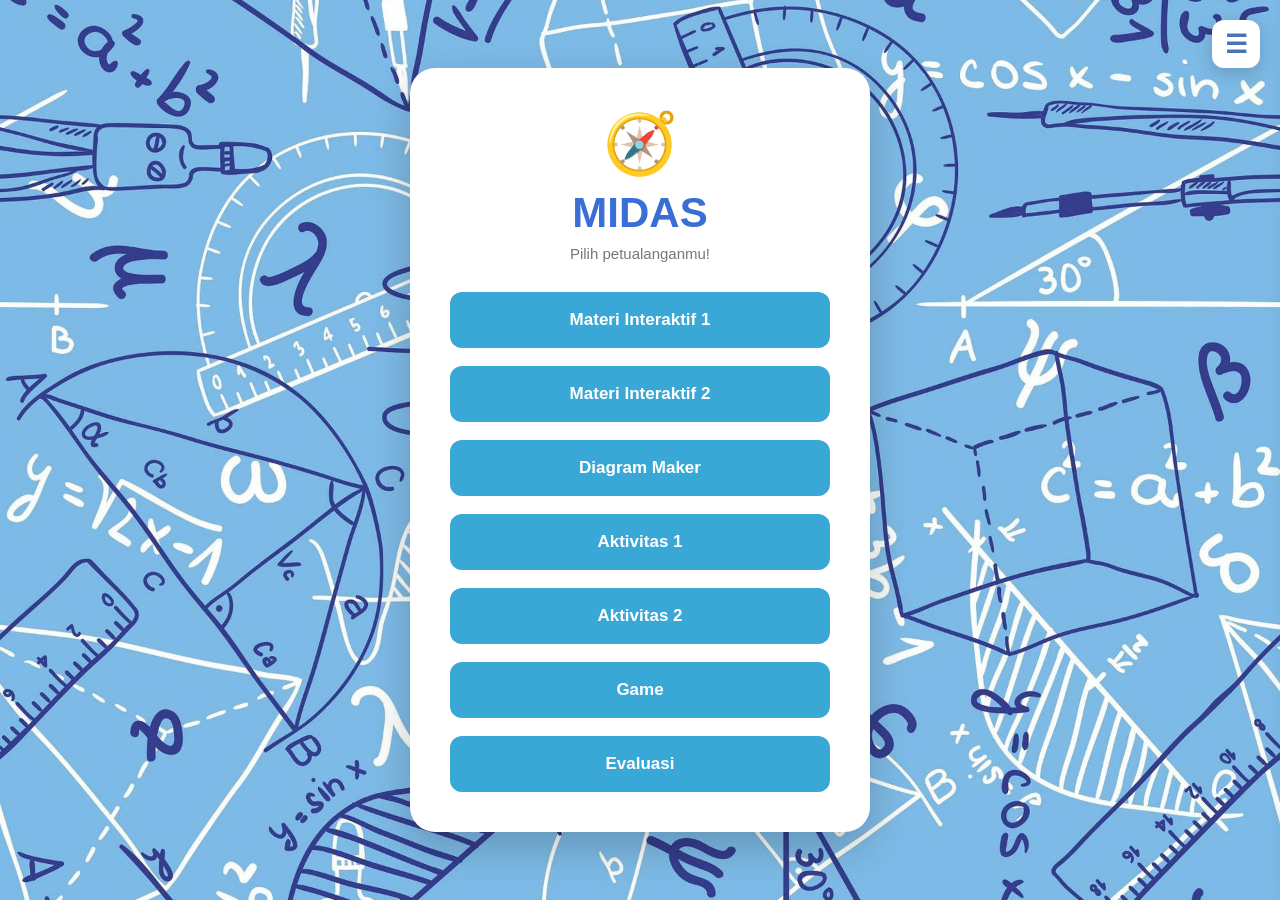
<file: menu.html>
<!DOCTYPE html>
<html lang="id">
<head>
    <meta charset="UTF-8">
    <meta name="viewport" content="width=device-width, initial-scale=1.0">
    <title>DATAVENTURE - Menu</title>

    <link rel="stylesheet" href="style.css">
</head>

<body>

    <!-- TOMBOL INFORMASI -->
<button class="info-menu-btn" onclick="toggleInfoMenu()">
    ☰
</button>

<!-- PANEL INFORMASI -->
<div id="infoPanel" class="info-panel">

    <div class="info-panel-header">
        <h2>ℹ️ Informasi Media</h2>

        <button class="close-info-btn" onclick="toggleInfoMenu()">
            ×
        </button>
    </div>

    <div class="info-panel-content">

        <!-- CP -->
        <div class="info-section">
            <h3>Capaian Pembelajaran</h3>
            <p>
                Peserta didik mampu memahami, menyajikan, dan
                menginterpretasikan data dalam bentuk diagram lingkaran.
            </p>
        </div>

        <!-- TP -->
        <div class="info-section">
            <h3>Tujuan Pembelajaran</h3>
            <p>
                1.	Melalui kegiatan mengamati dan mengolah data yang disajikan dalam tabel, 
                peserta didik mampu menyajikan data dalam bentuk diagram lingkaran 
                dengan menentukan besar sudut pusat setiap bagian secara tepat.
                
            </p>
            <p>
                
                2. Melalui kegiatan mengamati diagram lingkaran, peserta didik
                mampu menafsirkan informasi yang disajikan dalam diagram lingkaran dengan benar.

            </p>
        </div>

        <!-- PENGEMBANG -->
        <div class="info-section">
            <h3>Pengembang</h3>
            <p>
                <strong>Falihah Ulil Karimah</strong><br>
                Pendidikan Matematika<br>
                Universitas Negeri Malang
            </p>
        </div>

        <!-- PEMBIMBING -->
        <div class="info-section">
            <h3>Dosen Pembimbing</h3>
            <p>
                <strong>Dr. Anita Dewi Utami, M.Pd.</strong><br>
                Pendidikan Matematika<br>
                Universitas Negeri Malang
            </p>
        </div>

        <!-- REFERENSI -->
        <div class="info-section">
            <h3>Referensi</h3>

            <p>
                Ross, S. M. <em>Introductory Statistics</em>.
            </p>

            <p>
                Ruraini & Santoso. <em>PR Matematika untuk SMP/MTs Kelas 7B</em>.
            </p>

            <p>
                Budhi, W. S. <em>Bupena Merdeka Matematika untuk SMP/MTs Kelas VII</em>.
            </p>
        </div>

    </div>

</div>

    <div class="container">

        <div class="card">

            <div class="logo">🧭</div>

            <h1>MIDAS</h1>

            <p class="tagline">
                Pilih petualanganmu!
            </p>

            <div class="menu">

                <button onclick="location.href='materi.html'">
                    Materi Interaktif 1
                </button>

                <button onclick="location.href='materi2.html'">
                    Materi Interaktif 2
                </button>
            
                <button onclick="location.href='maker.html'">
                    Diagram Maker
                </button>

                <button onclick="location.href='materi3.html'">
                    Aktivitas 1
                </button>

                <button onclick="location.href='materi4.html'">
                    Aktivitas 2
                </button>

                <button onclick="location.href='game.html'">
                    Game
                </button>

                <button onclick="location.href='evaluasi.html'">
                    Evaluasi
                </button>

            </div>

        </div>

    </div>
<script>

    function toggleInfoMenu() {

        const panel =
            document.getElementById("infoPanel");

        panel.classList.toggle("show");

    }

</script> 
</body>
</html>
</file>
<file: style.css>
* {
    box-sizing: border-box;
    margin: 0;
    padding: 0;
}

body {
    font-family: Arial, sans-serif;
    min-height: 100vh;

    background-image: url("wallpaper4.jpg");
    background-size: cover;
    background-position: center;
    background-repeat: no-repeat;
    background-attachment: fixed;

    display: flex;
    justify-content: center;
    align-items: center;
}

.container {
    width: 100%;
    max-width: 500px;
    padding: 20px;
}

.card {
    background: white;
    padding: 40px;
    border-radius: 25px;
    text-align: center;

    box-shadow: 0 15px 40px rgba(0, 0, 0, 0.2);
}

.logo {
    font-size: 60px;
    margin-bottom: 10px;
}

h1 {
    font-size: 42px;
    color: #3a6ed7;
    margin-bottom: 8px;
}

.tagline {
    color: #777;
    margin-bottom: 30px;
    font-size: 15px;
}

h2 {
    color: #333;
    margin-bottom: 12px;
}

.description {
    color: #666;
    line-height: 1.6;
    margin-bottom: 25px;
}

input {
    width: 100%;
    padding: 14px;
    margin-bottom: 15px;

    border: 2px solid #e0e0e0;
    border-radius: 12px;

    font-size: 16px;
}

input:focus {
    outline: none;
    border-color: #66a1ea;
}

button {
    width: 100%;
    padding: 15px;

    border: none;
    border-radius: 12px;

    background: #3aa8d7;
    color: white;

    font-size: 17px;
    font-weight: bold;

    cursor: pointer;
}

button:hover {
    background: #3aa8db;
}

.menu {
    display: flex;
    flex-direction: column;
    gap: 18px;
    margin-top: 25px;
}

.menu button {
    padding: 18px;
    font-size: 17px;
}

.materi-card {
    width: 100%;
    max-width: 700px;
    background: #ffffff;
    padding: 40px;
    border-radius: 25px;
    text-align: center;
    box-shadow: 0 15px 40px rgba(0, 0, 0, 0.2);
}

.materi-content {
    text-align: left;
    margin: 30px 0;
}

.materi-content h2 {
    color: #4b71b7;
    margin-top: 25px;
    margin-bottom: 12px;
}

.materi-content p {
    color: #555;
    line-height: 1.7;
}

.contoh {
    background: #f3f1ff;
    padding: 20px;
    border-radius: 15px;
    margin: 20px 0;
}

.contoh h3 {
    color: #5b4bb7;
    margin-bottom: 10px;
}

.data {
    font-weight: bold;
    text-align: center;
    font-size: 18px;
    margin-top: 15px;
}

.materi-content ul {
    padding-left: 25px;
    line-height: 2;
    color: #555;
}

.secondary {
    margin-top: 12px;
    background: #e9e9e9;
    color: #555;
}

.secondary:hover {
    background: #d5d5d5;
}

.progress-container {
    margin: 20px 0 30px;
}

.progress-text {
    font-size: 14px;
    color: #666;
    margin-bottom: 8px;
}

.progress-bar {
    width: 100%;
    height: 10px;
    background: #e5e5e5;
    border-radius: 10px;
    overflow: hidden;
}

.progress {
    width: 20%;
    height: 100%;
    background: #5b4bb7;
    border-radius: 10px;
    transition: width 0.4s ease;
}

.lesson-step {
    display: none;
}

.lesson-step.active {
    display: block;
}

.visual-circle {
    font-size: 90px;
    margin: 25px 0;
}

.info-box {
    background: #f3f1ff;
    padding: 18px;
    border-radius: 15px;
    margin: 20px 0;
    line-height: 1.6;
}

.data-table {
    width: 100%;
    border-collapse: collapse;
    margin: 20px 0;
}

.data-table th,
.data-table td {
    padding: 12px;
    border-bottom: 1px solid #ddd;
    text-align: center;
}

.data-table th {
    background: #f3f1ff;
}

.question-box {
    background: #fafafa;
    padding: 20px;
    border-radius: 15px;
    margin: 20px 0;
}

.question-box input {
    margin-top: 15px;
}

.question-box button {
    margin-top: 5px;
}

.hint-button {
    background: #f0b429;
    margin-top: 5px;
}

.hint-button:hover {
    background: #d99d18;
}

.hint {
    display: none;
    background: #fff8df;
    padding: 15px;
    border-radius: 12px;
    margin-top: 10px;
    line-height: 1.6;
}

.result-list {
    text-align: left;
    background: #f3f1ff;
    padding: 20px;
    border-radius: 15px;
    margin: 20px 0;
}

.result-list p {
    margin-bottom: 10px;
}

.reflection-box {
    text-align: left;
    margin: 25px 0;
}

.reflection-box textarea {
    width: 100%;
    min-height: 120px;
    margin-top: 15px;
    padding: 15px;
    border: 2px solid #e0e0e0;
    border-radius: 12px;
    font-family: Arial, sans-serif;
    font-size: 15px;
    resize: vertical;
}

.reflection-box textarea:focus {
    outline: none;
    border-color: #667eea;
}

.maker-card {
    max-width: 850px;
}

.maker-table,
.result-table {
    width: 100%;
    border-collapse: collapse;
    margin: 20px 0;
}

.maker-table th,
.maker-table td,
.result-table th,
.result-table td {
    padding: 10px;
    border-bottom: 1px solid #ddd;
    text-align: center;
}

.maker-table th,
.result-table th {
    background: #f3f1ff;
}

.maker-table input {
    margin: 0;
}

.delete-btn {
    width: auto;
    padding: 8px 13px;
    background: #ef4444;
}

.delete-btn:hover {
    background: #dc2626;
}

.add-btn {
    margin-bottom: 20px;
    background: #10b981;
}

.add-btn:hover {
    background: #059669;
}

.total-box {
    background: #f3f1ff;
    padding: 15px;
    border-radius: 12px;
    margin: 20px 0;
    font-size: 18px;
}

.chart-area {
    display: flex;
    justify-content: center;
    align-items: center;
    margin: 25px 0;
}

#pieChart {
    max-width: 100%;
    height: auto;
}

.expert-box {
    margin: 25px 0;
    padding: 20px 22px;
    background: #f0ebce;
    border-left: 5px solid #ffd000c2;
    border-radius: 14px;
    text-align: left;
}

.expert-box h3 {
    margin-top: 0;
    margin-bottom: 12px;
    color: #2189b6;
    font-size: 18px;
}

.expert-box p {
    margin: 0;
    line-height: 1.7;
    color: #000000;
    font-size: 15px;
}

.expert-box strong {
    color: #2175b6;
}

.visual-circle {
    width: 260px;
    height: 260px;
    margin: 25px auto;
    display: flex;
    justify-content: center;
    align-items: center;
}

.visual-circle img {
    width: 100%;
    height: 100%;
    object-fit: contain;
    border-radius: 12px;
}

.formula {
    display: flex;
    justify-content: center;
    align-items: center;
    gap: 10px;
    margin: 20px 0;
    font-size: 20px;
    font-weight: bold;
}

.fraction {
    display: inline-flex;
    flex-direction: column;
    align-items: center;
    line-height: 1.3;
}

.numerator {
    padding: 3px 12px;
    border-bottom: 2px solid #333;
}

.denominator {
    padding: 3px 12px;
}

.calculation {
    display: flex;
    align-items: center;
    justify-content: center;
    gap: 12px;
    flex-wrap: wrap;
    font-size: 18px;
    font-weight: bold;
}

.fraction {
    display: inline-flex;
    flex-direction: column;
    align-items: stretch;
    text-align: center;
    min-width: 150px;
}

.numerator {
    padding: 5px 10px;
    border-bottom: 2px solid #333;
    white-space: nowrap;
}

.denominator {
    padding: 5px 10px;
}

.numerator input,
.denominator input {
    width: 55px;
    padding: 7px;
    margin: 0;
    text-align: center;
    border: 2px solid #c4b5fd;
    border-radius: 7px;
}

.calculation > input {
    width: 65px;
    padding: 8px;
    margin: 0;
    text-align: center;
    border: 2px solid #c4b5fd;
    border-radius: 7px;
}

.calculation > span {
    white-space: nowrap;
}

.feedback {
    margin-top: 10px;
    font-weight: bold;
}

.feedback-benar {
    color: #16a34a;
}

.feedback-salah {
    color: #dc2626;
}

.final-chart {
    display: flex;
    justify-content: center;
    align-items: center;
    margin: 25px auto;
    padding: 15px;
}

.final-chart img {
    width: 320px;
    max-width: 100%;
    height: auto;
    object-fit: contain;
    border-radius: 15px;
}

.completion-box {
    margin: 25px 0;
    padding: 25px;
    background: #f5f3ff;
    border-radius: 16px;
    text-align: center;
}

.completion-icon {
    font-size: 45px;
    margin-bottom: 10px;
}

.completion-box h3 {
    margin: 5px 0 12px;
    color: #5b21b6;
    font-size: 24px;
}

.completion-box p {
    line-height: 1.7;
    margin: 8px 0;
}

.emoji-data {
    max-width: 500px;
    margin: 25px auto;
    padding: 25px;
    background: #f5f3ff;
    border-radius: 16px;
    font-size: 32px;
    line-height: 2;
    letter-spacing: 8px;
    text-align: center;
}

.frequency-table {
    width: 100%;
    max-width: 500px;
    margin: 20px auto;
    border-collapse: collapse;
}

.frequency-table th,
.frequency-table td {
    padding: 12px;
    border: 1px solid #ddd;
    text-align: center;
}

.frequency-table th {
    background: #f3f1ff;
}

.frequency-table input {
    width: 80px;
    padding: 9px;
    margin: 0;
    text-align: center;
    border: 2px solid #c4b5fd;
    border-radius: 8px;
    font-size: 16px;
}

.frequency-table input:focus {
    outline: none;
    border-color: #7c3aed;
}

.feedback-box {
    max-width: 500px;
    margin: 15px auto;
    padding: 12px 15px;
    border-radius: 10px;
    font-weight: bold;
    line-height: 1.6;
}

.feedback-benar {
    background: #dcfce7;
    color: #166534;
}

.feedback-salah {
    background: #fee2e2;
    color: #991b1b;
}

.info-menu-btn {
    position: fixed;
    top: 20px;
    right: 20px;

    width: 48px;
    height: 48px;

    padding: 0;

    border: none;
    border-radius: 12px;

    background: white;
    color: #4b71b7;

    font-size: 25px;

    box-shadow: 0 5px 18px rgba(0, 0, 0, 0.18);

    cursor: pointer;

    z-index: 1000;
}

.info-menu-btn:hover {
    background: #f3f1ff;
}


/* PANEL INFORMASI */

.info-panel {
    position: fixed;

    top: 0;
    right: -380px;

    width: 360px;
    max-width: 90%;

    height: 100vh;

    background: white;

    box-shadow: -5px 0 25px rgba(0, 0, 0, 0.2);

    z-index: 1100;

    transition: right 0.3s ease;

    overflow-y: auto;
}


/* PANEL DIBUKA */

.info-panel.show {
    right: 0;
}


/* HEADER PANEL */

.info-panel-header {
    display: flex;
    align-items: center;
    justify-content: space-between;

    padding: 20px;

    background: #f3f1ff;

    border-bottom: 1px solid #ddd;
}

.info-panel-header h2 {
    margin: 0;

    color: #4b71b7;

    font-size: 20px;
}


/* TOMBOL X */

.close-info-btn {
    width: 38px;
    height: 38px;

    padding: 0;

    border: none;
    border-radius: 10px;

    background: #e9e9e9;

    color: #555;

    font-size: 25px;

    cursor: pointer;
}

.close-info-btn:hover {
    background: #d5d5d5;
}


/* ISI PANEL */

.info-panel-content {
    padding: 20px;
}


/* SETIAP BAGIAN */

.info-section {
    margin-bottom: 22px;
    padding-bottom: 18px;

    border-bottom: 1px solid #eee;
}

.info-section:last-child {
    border-bottom: none;
}


.info-section h3 {
    margin-bottom: 10px;

    color: #4b71b7;

    font-size: 17px;
}


.info-section p {
    margin: 0;

    color: #555;

    line-height: 1.7;

    font-size: 14px;
}

/* ==============================
   EVALUASI MIDAS
================================ */

.evaluasi-container {
    width: 90%;
    max-width: 900px;
    margin: 40px auto;
    padding-bottom: 50px;
}


/* HEADER */

.evaluasi-header {
    text-align: center;
    margin-bottom: 30px;
}

.logo-midas {
    display: inline-block;
    font-size: 18px;
    font-weight: bold;
    padding: 8px 18px;
    border-radius: 20px;
    margin-bottom: 15px;
}

.evaluasi-header h1 {
    margin: 5px 0;
    font-size: 32px;
}

.evaluasi-header p {
    margin-top: 10px;
}


/* PETUNJUK */

.petunjuk-card {
    padding: 22px 25px;
    border-radius: 18px;
    margin-bottom: 25px;
}

.petunjuk-card h2 {
    margin-top: 0;
}

.petunjuk-card li {
    margin-bottom: 8px;
}


/* KARTU SOAL */

.soal-card {
    padding: 28px;
    border-radius: 20px;
    margin-bottom: 30px;
}

.nomor-soal {
    display: inline-block;
    padding: 7px 15px;
    border-radius: 15px;
    font-weight: bold;
    margin-bottom: 12px;
}

.soal-card h2 {
    margin: 8px 0;
    font-size: 21px;
}

.soal-text {
    line-height: 1.7;
}


/* GAMBAR */

.gambar-soal {
    margin: 20px 0;
    text-align: center;
}

.gambar-placeholder {
    min-height: 200px;
    border: 2px dashed #aaa;
    border-radius: 15px;

    display: flex;
    flex-direction: column;
    justify-content: center;
    align-items: center;

    padding: 20px;
}

.gambar-placeholder span {
    font-size: 45px;
}

.gambar-placeholder p {
    margin: 8px 0;
}

.gambar-soal img {
    max-width: 100%;
    max-height: 400px;
    border-radius: 15px;
}


/* JAWABAN */

.label-jawaban {
    display: block;
    font-weight: bold;
    margin-bottom: 8px;
}

.jawaban {
    width: 100%;
    min-height: 130px;

    box-sizing: border-box;

    padding: 15px;

    border-radius: 12px;
    border: 1px solid #ccc;

    resize: vertical;

    font-family: inherit;
    font-size: 15px;
}


/* UPLOAD */

.upload-section {
    margin-top: 22px;
    padding: 20px;

    border-radius: 15px;
}

.upload-title {
    display: block;
    font-weight: bold;
    margin-bottom: 5px;
}

.upload-section p {
    font-size: 14px;
    margin-top: 5px;
}


/* BUTTON UPLOAD */

.upload-button {
    display: inline-block;

    padding: 10px 18px;

    border-radius: 10px;

    cursor: pointer;

    font-weight: bold;
}

.upload-button input {
    display: none;
}


/* PREVIEW */

.preview-container {
    margin-top: 15px;
}

.uploaded-image {
    display: block;

    max-width: 100%;
    max-height: 350px;

    margin-top: 10px;

    border-radius: 12px;
}


/* FOOTER */

.evaluasi-footer {
    text-align: center;
    margin-top: 35px;
}

.btn-kembali {
    border: none;
    padding: 13px 25px;
    border-radius: 12px;
    cursor: pointer;
    font-size: 15px;
    font-weight: bold;

    background: #f0b429;
    color: #ffffff;
    transition: 0.3s ease;
}

.btn-kembali:hover {
    background: #d99d18;
}


/* RESPONSIVE */

@media (max-width: 600px) {

    .evaluasi-container {
        width: 94%;
        margin-top: 25px;
    }

    .evaluasi-header h1 {
        font-size: 26px;
    }

    .soal-card {
        padding: 20px;
    }

}

/* CARD EVALUASI */
.petunjuk-card,
.soal-card { 
    background-color: #ffffff;
}

/* AREA UPLOAD */
.upload-section {
    background-color: #ffd1ae;
}

/* NOMOR SOAL */
.nomor-soal {
    background-color: #a0dbff;
}


/* HEADER EVALUASI */
.evaluasi-header {
    background: #ffffff;
    padding: 35px 25px;
    border-radius: 25px;
    text-align: center;
    margin-bottom: 25px;
    box-shadow: 0 15px 40px rgba(0, 0, 0, 0.2);
}

/* LOGO MIDAS */
.logo-midas {
    display: inline-block;
    background: #f3f1ff;
    color: #4b71b7;
    font-size: 18px;
    font-weight: bold;
    padding: 8px 18px;
    border-radius: 20px;
    margin-bottom: 15px;
}

/* JUDUL HEADER */
.evaluasi-header h1 {
    color: #3a6ed7;
    font-size: 32px;
    margin: 5px 0;
}

/* DESKRIPSI HEADER */
.evaluasi-header p {
    color: #777;
    font-size: 15px;
    line-height: 1.6;
    margin-top: 10px;
}


/* TOMBOL KUMPULKAN JAWABAN */
.btn-kumpulkan {
    width: 100%;
    max-width: 350px;
    padding: 15px 25px;
    margin-bottom: 12px;

    background: #ec2a2a;
    color: white;

    border: none;
    border-radius: 12px;

    font-size: 17px;
    font-weight: bold;

    cursor: pointer;
    transition: 0.3s ease;
}

.btn-kumpulkan:hover {
    background: #d7ba3a;
    transform: translateY(-2px);
    box-shadow: 0 5px 15px rgba(58, 110, 215, 0.25);
}

/* FOOTER */
.evaluasi-footer {
    display: flex;
    flex-direction: column;
    align-items: center;
    margin-top: 35px;
    margin-bottom: 30px;
}

.evaluasi-footer .btn-kembali {
    width: 100%;
    max-width: 350px;
}

.gambar-soal {
    text-align: center;
}

.gambar-soal img {
    display: block;
    margin: 0 auto;
}

.soal-text {
    text-align: left;
}

/* =========================================
   RESPONSIVE MIDAS - FINAL HP
========================================= */

@media (max-width: 600px) {

    /* =========================
       DASAR
    ========================= */

    body {
        font-size: 14px;
        padding: 0;
    }

    /* =========================
       CARD UTAMA
    ========================= */

   @media (max-width: 600px) {

    .container {
        width: 100%;
        max-width: none;
        padding: 8px;
    }

    .materi-card {
        width: 100%;
        max-width: none;
        margin: 10px 0;
        padding: 20px 14px;
        border-radius: 20px;
        box-sizing: border-box;
    }

    .materi-content {
        width: 100%;
        margin: 15px 0;
    }

}

    /* =========================
       TEKS UMUM
    ========================= */

    h1 {
        font-size: 26px;
        line-height: 1.3;
    }

    h2 {
        font-size: 19px;
        line-height: 1.4;
    }

    h3 {
        font-size: 16px;
        line-height: 1.4;
    }

    p,
    li {
        font-size: 14px;
        line-height: 1.65;
    }


    /* =========================
       MATERI
    ========================= */

    .materi-content {
        margin: 15px 0;
        width: 100%;
    }

    .materi-content h2 {
        font-size: 18px;
        margin-top: 18px;
        margin-bottom: 8px;
    }

    .materi-content p,
    .materi-content li {
        font-size: 14px;
        line-height: 1.65;
    }

    /* Kotak-kotak di dalam materi */
    .contoh,
    .info-box,
    .question-box,
    .result-list,
    .expert-box,
    .completion-box {
        width: 100%;
        max-width: 100%;
        padding: 13px;
        margin: 14px 0;
        border-radius: 12px;
        box-sizing: border-box;
    }

    .contoh p,
    .info-box p,
    .question-box p,
    .result-list p,
    .expert-box p {
        font-size: 14px;
        line-height: 1.6;
    }


    /* =========================
       GAMBAR
    ========================= */

    .card img,
    .materi-card img,
    .maker-card img {
        max-width: 100%;
        height: auto;
        object-fit: contain;
    }

    .visual-circle {
        width: 180px;
        height: 180px;
        max-width: 100%;
        margin: 16px auto;
    }

    .visual-circle img {
        width: 100%;
        height: 100%;
        object-fit: contain;
    }

    .final-chart {
        width: 100%;
        max-width: 100%;
        padding: 5px;
        margin: 16px auto;
    }

    .final-chart img {
        width: 100%;
        max-width: 280px;
        height: auto;
    }


    /* =========================
       TOMBOL
    ========================= */

    .materi-card button,
    .maker-card button {
        font-size: 14px;
        padding: 11px 12px;
        border-radius: 10px;
    }


    /* =========================
       DIAGRAM MAKER
    ========================= */

    .maker-table,
    .result-table {
        font-size: 12px;
    }

    .maker-table th,
    .maker-table td,
    .result-table th,
    .result-table td {
        padding: 6px 4px;
    }

    .maker-table input {
        width: 60px;
        padding: 6px 4px;
        font-size: 13px;
    }

    .chart-area {
        width: 100%;
        max-width: 100%;
        overflow: hidden;
        box-sizing: border-box;
        margin: 16px auto;
    }

    #pieChart {
        max-width: 100% !important;
        height: auto !important;
    }


    /* =========================
       DATA EMOJI
    ========================= */

    .emoji-data {
        width: 100%;
        max-width: 100%;
        padding: 12px;
        font-size: 23px;
        letter-spacing: 2px;
        box-sizing: border-box;
    }


    /* =========================
       RUMUS
    ========================= */

    .formula,
    .calculation {
        font-size: 15px;
        gap: 6px;
        max-width: 100%;
    }


    /* =========================
       INFO PANEL
    ========================= */

    .info-menu-btn {
        width: 42px;
        height: 42px;
        top: 10px;
        right: 10px;
        font-size: 21px;
    }

    .info-panel {
        width: 90%;
        max-width: 340px;
    }

}

.button-navigation {
    display: flex;
    justify-content: space-between;
    align-items: center;
    gap: 12px;
    width: 100%;
    margin-top: 25px;
}

.button-navigation button {
    box-sizing: border-box;
    min-height: 46px;
    margin: 0;
    border-radius: 12px;
    font-size: 15px;
    font-weight: bold;
    cursor: pointer;
}

.button-navigation .btn-back {
    flex: 0 0 30%;
    padding: 12px 8px;
}

.button-navigation .btn-kumpulkan {
    flex: 1;
    padding: 12px 10px;
    white-space: nowrap;
}

/* Penyesuaian layar HP */
@media (max-width: 400px) {
    .button-navigation {
        gap: 8px;
    }

    .button-navigation button {
        min-height: 42px;
        font-size: 13px;
        border-radius: 10px;
    }

    .button-navigation .btn-back {
        flex-basis: 28%;
        padding: 10px 5px;
    }

    .button-navigation .btn-kumpulkan {
        padding: 10px 5px;
    }
}

/* KOTAK RUMUS LANGKAH 3 */
.rumus-box {
    text-align: left;
    padding: 22px;
    margin: 20px 0;
    border-radius: 18px;
    overflow-wrap: break-word;
}

.rumus-box h3 {
    margin-top: 0;
    text-align: center;
}

.rumus-box h4 {
    margin: 0 0 12px;
    color: #3a6ed7;
}

.rumus-utama {
    display: flex;
    flex-direction: column;
    align-items: center;
    gap: 12px;
    margin: 24px auto;
    padding: 20px 12px;
    background: #f7e479;
    border: 2px solid #ffffff;
    border-radius: 14px;
    text-align: center;
}

.rumus-label {
    font-weight: 700;
    color: #3a6ed7;
}

.rumus-persamaan {
    display: flex;
    align-items: center;
    justify-content: center;
    gap: 10px;
    font-size: 20px;
    font-weight: 600;
}

.pecahan-rumus {
    display: inline-flex;
    flex-direction: column;
    align-items: stretch;
    text-align: center;
    vertical-align: middle;
    line-height: 1.5;
    white-space: nowrap;
}

.pembilang {
    padding: 2px 10px 6px;
    border-bottom: 2px solid currentColor;
}

.penyebut {
    padding: 6px 10px 2px;
}

.keterangan-rumus,
.contoh-rumus {
    margin-top: 18px;
    padding: 16px;
    border-radius: 12px;
    background: rgba(159, 216, 255, 0.75);
}

.keterangan-rumus p {
    margin: 10px 0;
    line-height: 1.6;
}

.contoh-rumus ul {
    padding-left: 22px;
    line-height: 1.8;
}

.rumus-contoh {
    display: flex;
    justify-content: center;
    align-items: center;
    gap: 16px;
    margin: 20px 0;
    font-size: 21px;
    font-weight: 700;
    flex-wrap: wrap;
}

.kesimpulan-rumus {
    margin-bottom: 0;
    line-height: 1.6;
}

/* PENYESUAIAN UNTUK HP */
@media (max-width: 600px) {
    .rumus-box {
        padding: 15px;
    }

    .rumus-utama {
        padding: 16px 8px;
    }

    .rumus-persamaan {
        font-size: 16px;
        gap: 6px;
    }

    .pecahan-rumus {
        font-size: 15px;
    }

    .pembilang,
    .penyebut {
        padding-left: 5px;
        padding-right: 5px;
    }

    .keterangan-rumus,
    .contoh-rumus {
        padding: 12px;
    }

    .rumus-contoh {
        font-size: 18px;
        gap: 10px;
    }
}


/* PERBAIKAN RUMUS PETUNJUK LANGKAH 3 */
#hintSudut .hint-formula {
    display: flex;
    flex-direction: column;
    align-items: center;
    justify-content: center;
    gap: 14px;

    width: 100%;
    box-sizing: border-box;
    margin: 20px auto 0;
    padding: 18px 12px;

    background: transparent;
    border: none;
    border-radius: 0;

    color: #222;
    font-size: 20px;
    font-weight: 700;
}

#hintSudut .hint-formula-label {
    width: 100%;
    text-align: center;
    color: #222;
    white-space: normal;
}

#hintSudut .hint-calculation {
    display: flex;
    align-items: center;
    justify-content: center;
    gap: 16px;
    width: 100%;
}

#hintSudut .hint-fraction {
    display: inline-flex;
    flex-direction: column;
    align-items: stretch;
    text-align: center;
    white-space: nowrap;
    line-height: 1.4;
}

#hintSudut .hint-numerator {
    padding: 4px 16px 8px;
    border-bottom: 2px solid #333;
}

#hintSudut .hint-denominator {
    padding: 6px 16px 2px;
}

#hintSudut .hint-calculation > span {
    white-space: nowrap;
}

/* Tampilan HP */
@media (max-width: 600px) {
    #hintSudut .hint-formula {
        font-size: 17px;
        padding: 12px 4px;
        gap: 12px;
    }

    #hintSudut .hint-calculation {
        gap: 10px;
    }

    #hintSudut .hint-numerator,
    #hintSudut .hint-denominator {
        padding-left: 10px;
        padding-right: 10px;
    }
}
</file>
